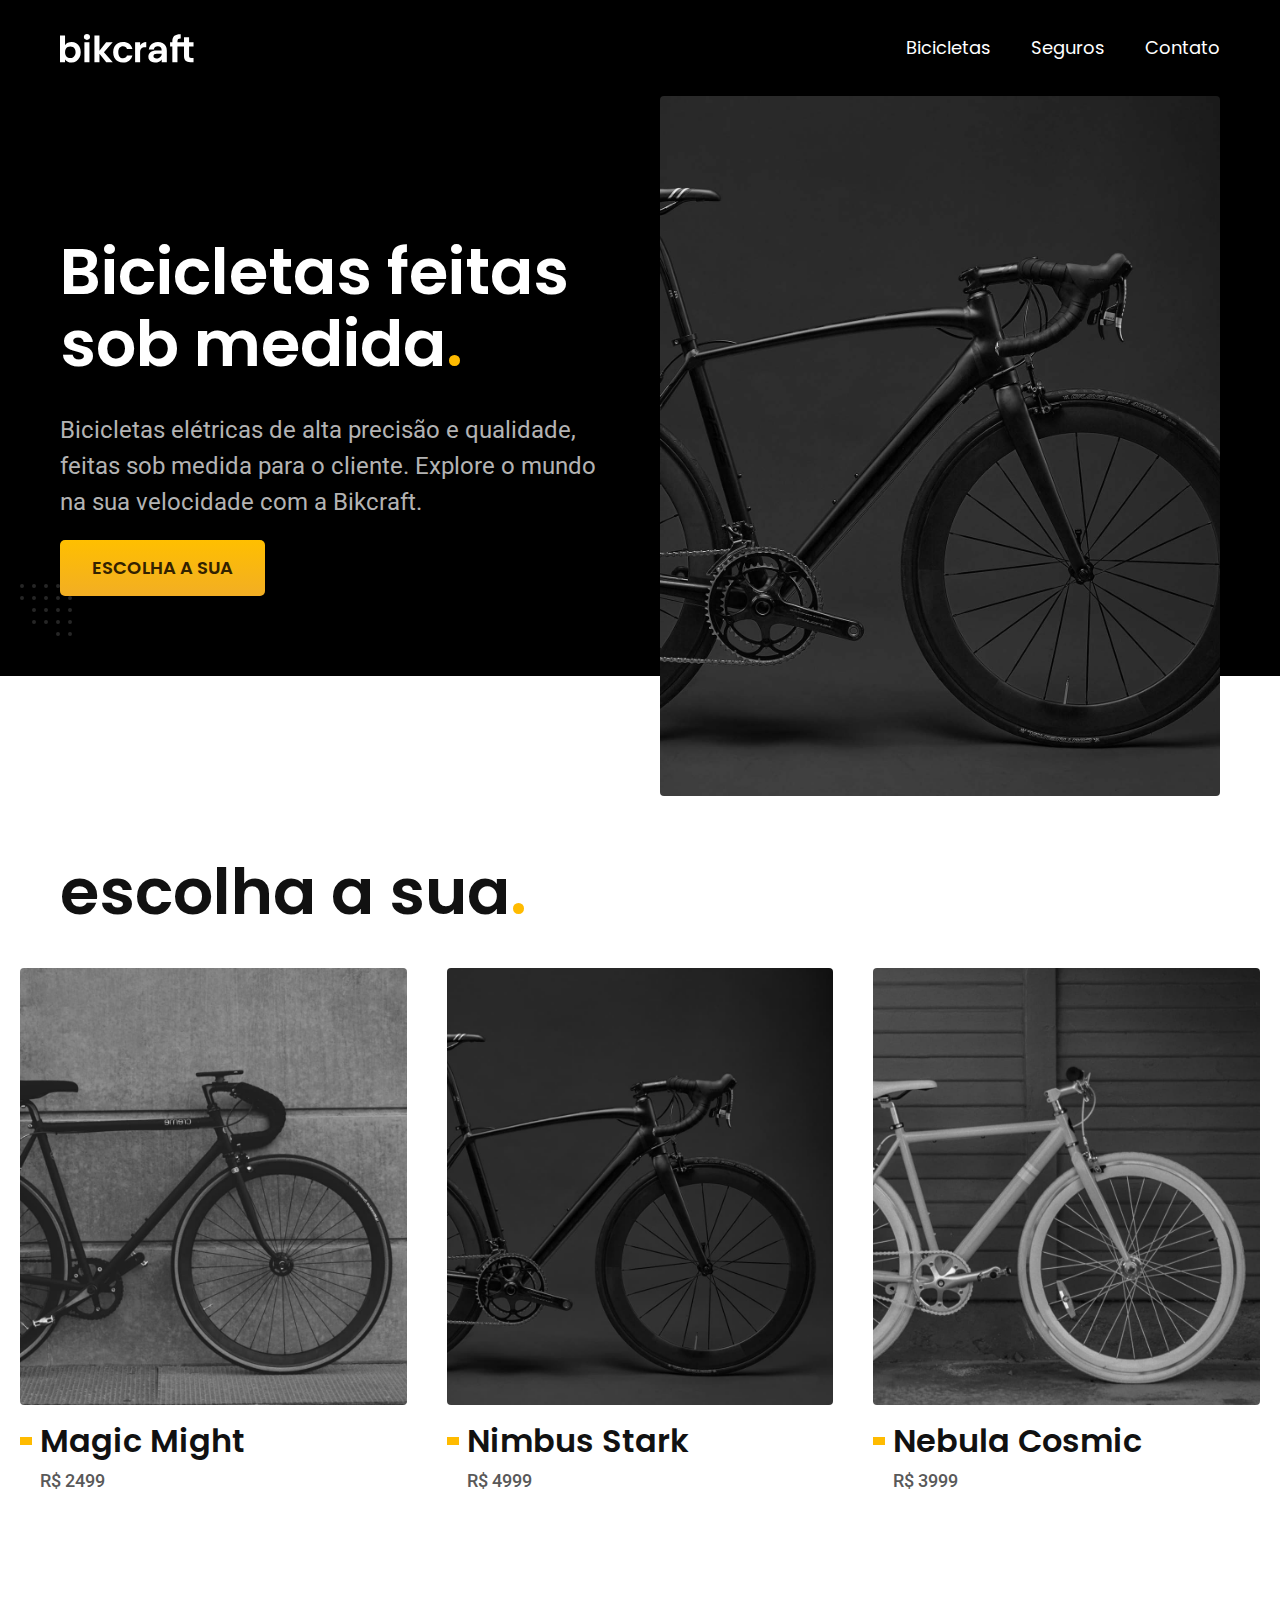
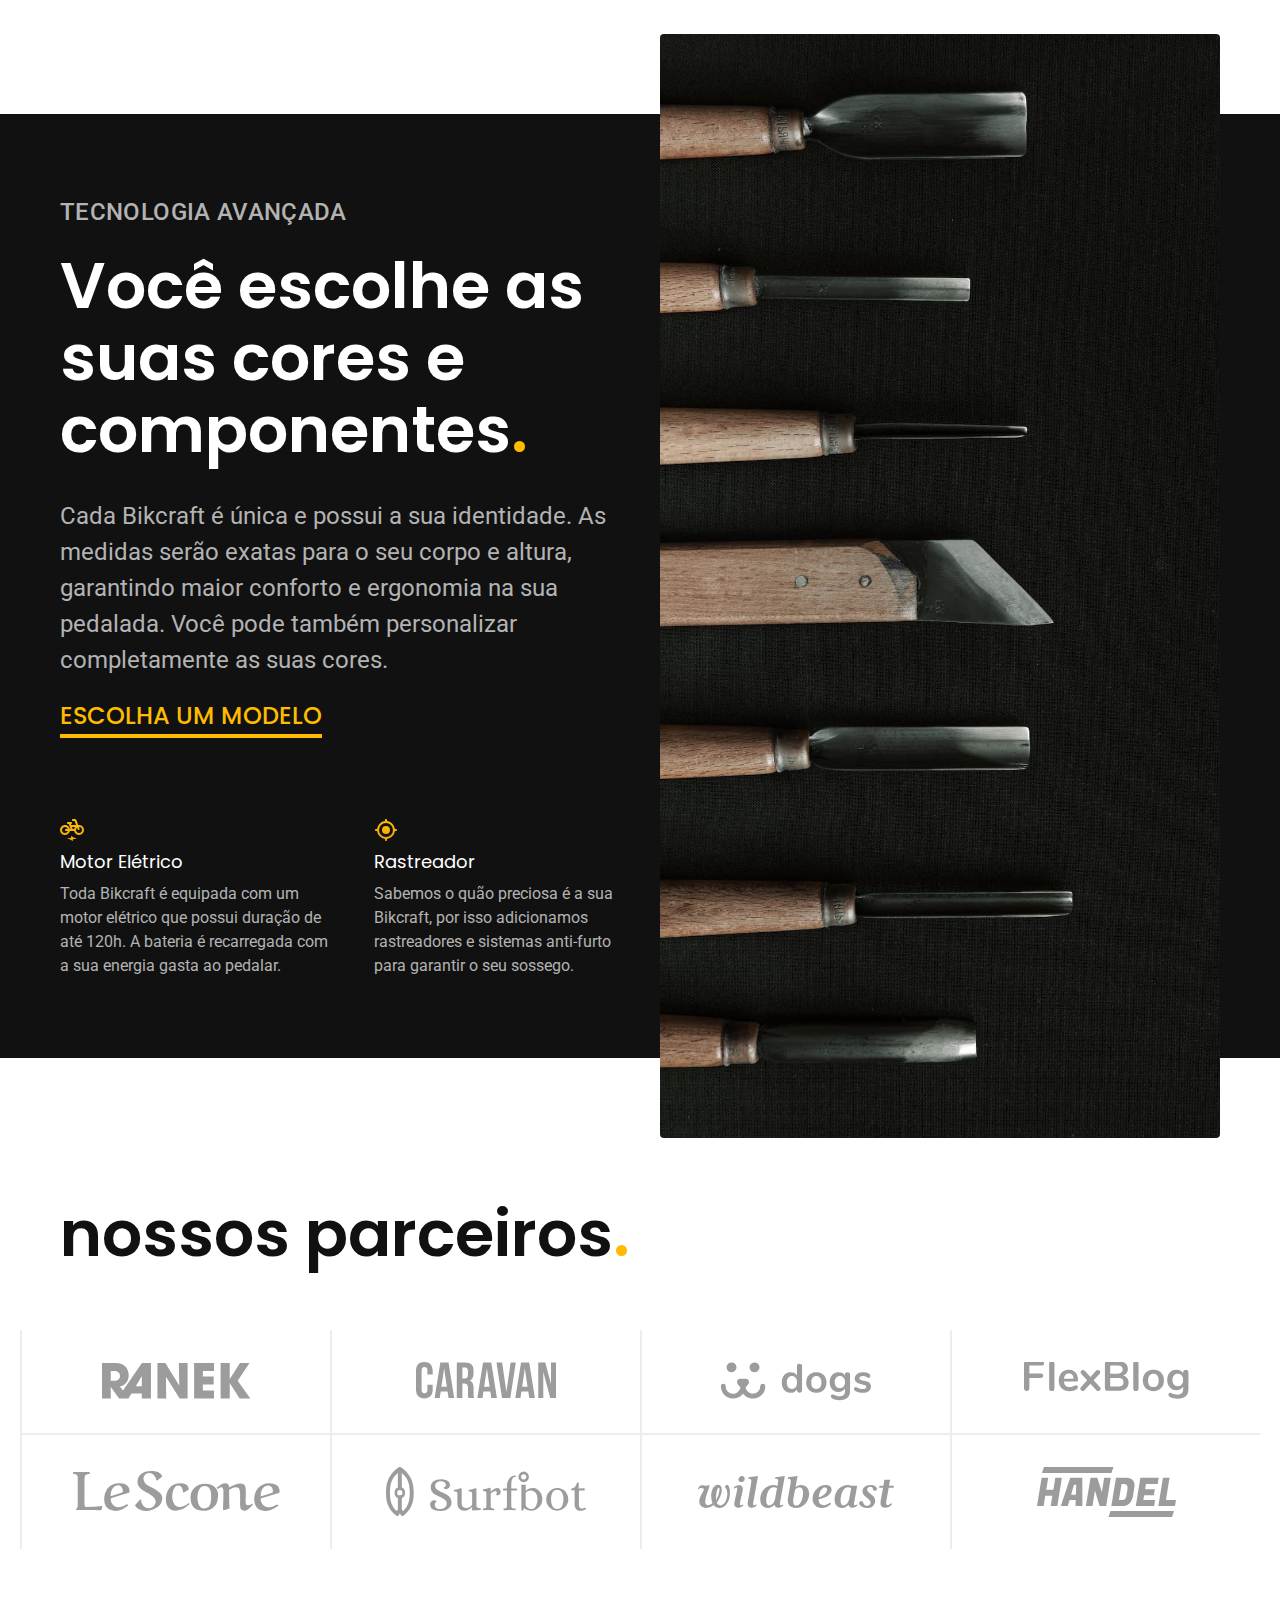
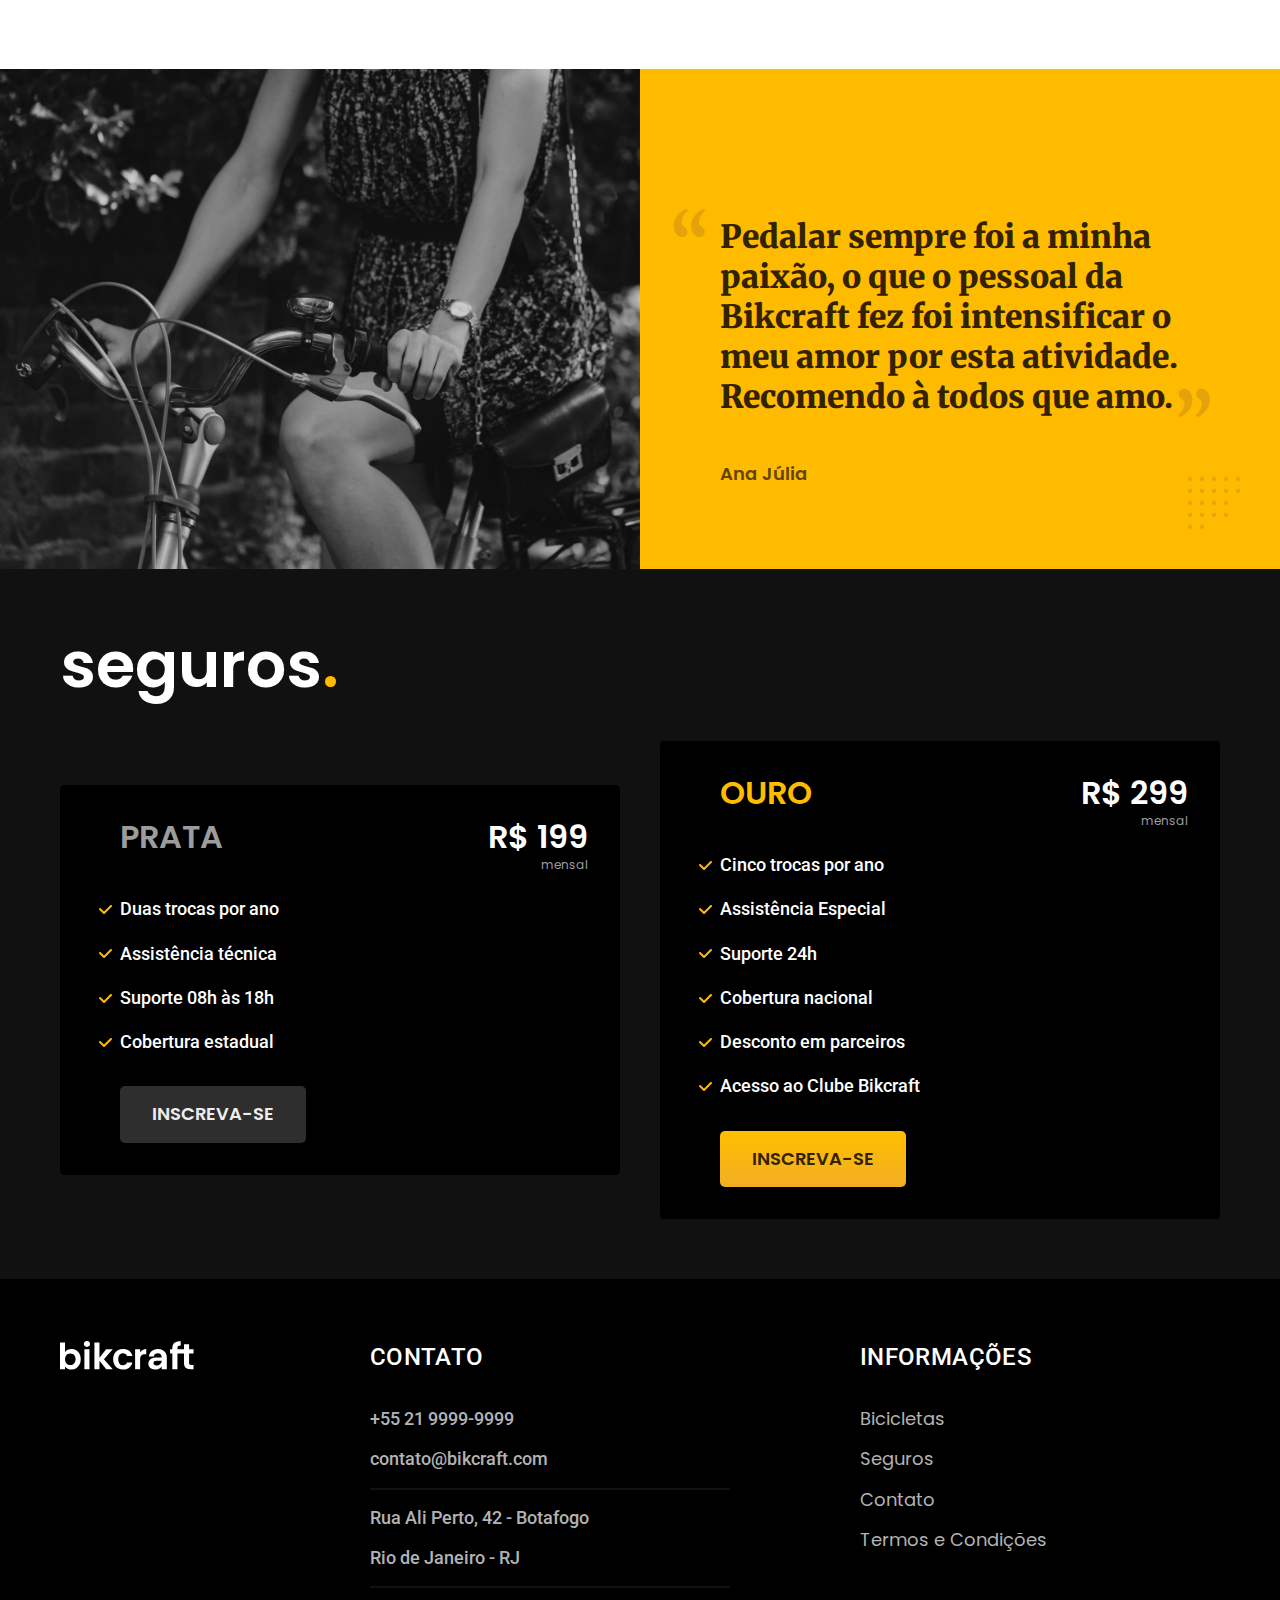
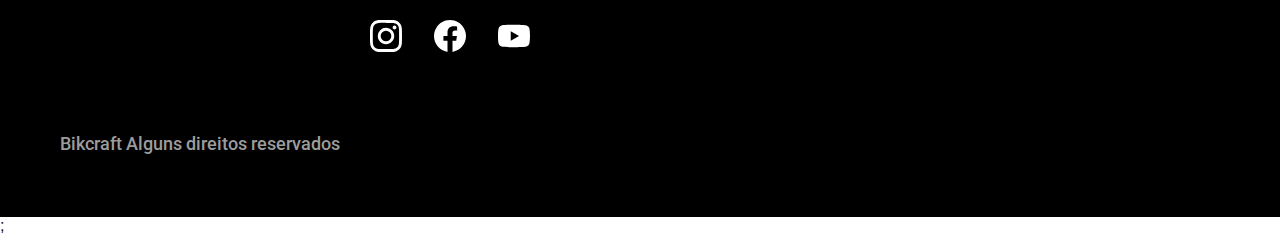
<file: index.html>
<!DOCTYPE html>

<html lang="pt-br">
  <head>
    <meta charset="UTF-8" />
    <meta name="viewport" content="width=device-width, initial-scale=1.0" />

    <title>Bikcraft - Bicicletas Elétricas</title>
    <meta
      name="description"
      content="Bicicletas elétricas de alta precisão e qualidade, feitas sob medida para o cliente. Explore o mundo na sua velocidade com a Bikcraft."
    />
    <link rel="icon" href="./favicon.svg" type="image/svg+xml">
    <link rel="preload" href="./css/style.css" as="style">
    <link rel="stylesheet" href="./css/style.css"/>

    <link rel="preconnect" href="https://fonts.googleapis.com">
    <link rel="preconnect" href="https://fonts.gstatic.com" crossorigin>
    <link href="https://fonts.googleapis.com/css2?family=Merriweather:ital,wght@1,900&family=Poppins:wght@400;600&family=Roboto:wght@400;500&display=swap" rel="stylesheet">

    <script>
        document.documentElement.classList.add('js');
    </script>
  </head>
  <body>
    <header class="header-bg">
      <div class="header container">
        <a href="./">
          <img src="img/bikcraft.svg" width="136" height="32" alt="Bikcraft" />
        </a>

        <nav aria-label="primaria">
          <ul class="header-menu font-1-m c0">
            <li><a href="./bicicletas.html">Bicicletas</a></li>
            <li><a href="./seguros.html">Seguros</a></li>
            <li><a href="./contato.html">Contato</a></li>
          </ul>
        </nav>
      </div>
    </header>

    <main class="introducao-bg">
      <div class="introducao container">

        <div class="introducao-conteudo">
          <h1 class="font-1-xxl c0 fadeInDown" data-anime="200">Bicicletas feitas sob medida<span class="p1">.</span></h1>
          <p class="font-2-l c5 fadeInDown" data-anime="400">
            Bicicletas elétricas de alta precisão e qualidade, feitas sob medida
            para o cliente. Explore o mundo na sua velocidade com a Bikcraft.
          </p>
          <a class="botao fadeInDown" data-anime="600" href="./bicicletas.html">Escolha a sua</a>
        </div>
        <picture data-anime="800" class="introducao-imagem fadeInDown">
          <source media="(max-width: 800px)" srcset="./img/bicicletas/nimbus.jpg">
          <img src="img/fotos/introducao.jpg" width="1280" height="1600" alt="Bicicleta elétrica preta" />
        </picture>
      </div>
    </main>

    <article class="bicicletas-lista">
      <h2 class="container font-1-xxl">escolha a sua<span class="p1">.</span></h2>

      <ul>
        <li>
          <a href="./bicicletas/magic.html">
            <img src="./img/bicicletas/magic-home.jpg" alt="Bicicleta preta">
            <h3 class="font-1-xl">Magic Might</h3>
            <span class="font-2-m c8">R$ 2499</span>
          </a>
        </li>

        <li>
          <a href="./bicicletas/nimbus.html">
            <img src="./img/bicicletas/nimbus-home.jpg" alt="Bicicleta preta">
            <h3 class="font-1-xl">Nimbus Stark</h3>
            <span class="font-2-m c8">R$ 4999</span>
          </a>
        </li>

        <li>
          <a href="./bicicletas/nebula.html">
            <img src="./img/bicicletas/nebula-home.jpg" alt="Bicicleta preta">
            <h3 class="font-1-xl">Nebula Cosmic</h3>
            <span class="font-2-m c8">R$ 3999</span>
          </a>
        </li>
      </ul>
    </article>

    <article class="tecnologia-bg">

      <div class="tecnologia container">
        <div class="tecnologia-conteudo">
          <span class="font-2-l-b c5">Tecnologia Avançada</span>
          <h2 class="font-1-xxl c0">Você escolhe as suas cores e componentes<span class="p1">.</span></h2>
          <p class="font-2-l c5">Cada Bikcraft é única e possui a sua identidade. As medidas serão exatas para o seu corpo e altura, garantindo maior conforto e ergonomia na sua pedalada. Você pode também personalizar completamente as suas cores.</p>

          <a class="link" href="./bicicletas.html">Escolha um modelo</a>

          <div class="tecnologia-vantagens">
            <div>
              <img src="./img/icones/eletrica.svg" alt="">
              <h3 class="font-1-m c0">Motor Elétrico</h3>
              <p class="font-2-s c5">Toda Bikcraft é equipada com um motor elétrico que possui duração de até 120h. A bateria é recarregada com a sua energia gasta ao pedalar.</p>
            </div>
            <div>
              <img src="./img/icones/rastreador.svg" alt="">
              <h3 class="font-1-m c0">Rastreador</h3>
              <p class="font-2-s c5">Sabemos o quão preciosa é a sua Bikcraft, por isso adicionamos rastreadores e sistemas anti-furto para garantir o seu sossego.</p>
            </div>
          </div>
        </div>

        <div class="tecnologia-imagem">
          <img src="./img/fotos/tecnologia.jpg" alt="">
        </div>
      </div>

    </article>
    
    <section class="parceiros" aria-label="Nossos Parceiros">
      <h2 class="container font-1-xxl">nossos parceiros<span class="p1">.</span></h2>

      <ul>
        <li><img src="img/parceiros/ranek.svg" alt="ranek.svg"></li>
        <li><img src="img/parceiros/caravan.svg" alt="caravan"></li>
        <li><img src="img/parceiros/dogs.svg" alt="dogs.svg"></li>
        <li><img src="img/parceiros/flexblog.svg" alt="flexblog.svg"></li>
        <li><img src="img/parceiros/lescone.svg" alt="lescone.svg"></li>
        <li><img src="img/parceiros/surfbot.svg" alt="surfbot.svg"></li>
        <li><img src="img/parceiros/wildbeast.svg" alt="wildbeast.svg"></li>
        <li><img src="img/parceiros/handel.svg" alt="handel"></li>
      </ul>
    </section>

    <section class="depoimento" aria-label="Depoimento">
      <div>
        <img src="./img/fotos/depoimento.jpg" alt="Pessoa pedalando em uma bicicleta Bikcraft">
      </div>
      <div class="depoimento-conteudo">
        <blockquote class="font-1-xl p5">
          <p>Pedalar sempre foi a minha paixão, o que o pessoal da Bikcraft fez foi intensificar o meu amor por esta atividade. Recomendo à todos que amo.</p>
          <span class="font-1-m-b p4">Ana Júlia</span>
        </blockquote>
      </div>
    </section>

    <article class="seguros-bg">
      <div class="seguros container">
        <h2 class="font-1-xxl c0">seguros<span class="p1">.</span></h2>

        <div class="seguros-item">
          <h3 class="font-1-xl c6">PRATA</h3>
          <span class="font-1-xl c0">R$ 199 <span class="font-1-xs c6">mensal</span></span>
          <ul class="font-2-m c0">
            <li>Duas trocas por ano</li>
            <li>Assistência técnica</li>
            <li>Suporte 08h às 18h</li>
            <li>Cobertura estadual</li>
          </ul>
          <a class="botao secundario" href="./orcamento.html">Inscreva-se</a>
        </div>

        <div class="seguros-item">
          <h3 class="font-1-xl p1">OURO</h3>
          <span class="font-1-xl c0">R$ 299 <span class="font-1-xs c6">mensal</span></span>
          <ul class="font-2-m c0">
            <li>Cinco trocas por ano</li>
            <li>Assistência Especial</li>
            <li>Suporte 24h</li>
            <li>Cobertura nacional</li>
            <li>Desconto em parceiros</li>
            <li>Acesso ao Clube Bikcraft</li>
          </ul>
          <a class="botao" href="./orcamento.html">Inscreva-se</a>
        </div>
      </div>
    </article>

    <footer class="footer-bg">
      <div class="footer container">
        <img src="./img/bikcraft.svg" alt="Bikcraft">

        <div class="footer-contato">
          <h3 class="font-2-l-b c0">Contato</h3>
          <ul class="font-2-m c5">
            <li><a href="tel:+55219999999">+55 21 9999-9999</a></li>
            <li><a href="mailto:contato@bikcraft.com">contato@bikcraft.com</a></li>
            <li>Rua Ali Perto, 42 - Botafogo</li>
            <li>Rio de Janeiro - RJ</li>
          </ul>

          <div class="footer-redes">
            <a href="./"><img src="img/redes/instagram.svg" alt="Instagram"></a>
            <a href="./"><img src="img/redes/facebook.svg" alt="Facebook"></a>
            <a href="./"><img src="img/redes/youtube.svg" alt="Youtube"></a>
          </div>
        </div>

        <div class="footer-informacoes">
          <h3 class="font-2-l-b c0">Informações</h3>
          <nav>
            <ul class="font-1-m c5">
              <li><a href="./bicicletas.html">Bicicletas</a></li>
              <li><a href="./seguros.html">Seguros</a></li>
              <li><a href="./contato.html">Contato</a></li>
              <li><a href="./termos.html">Termos e Condições</a></li>
            </ul>
          </nav>
        </div>

        <p class="footer-copy font-2-m c6">Bikcraft Alguns direitos reservados</p>

      </div>
    </footer>

    <script src="./js/plugins/simple-anime.js"></script>;
    <script src="./js/script.js"></script>
  </body>
</html>
</file>
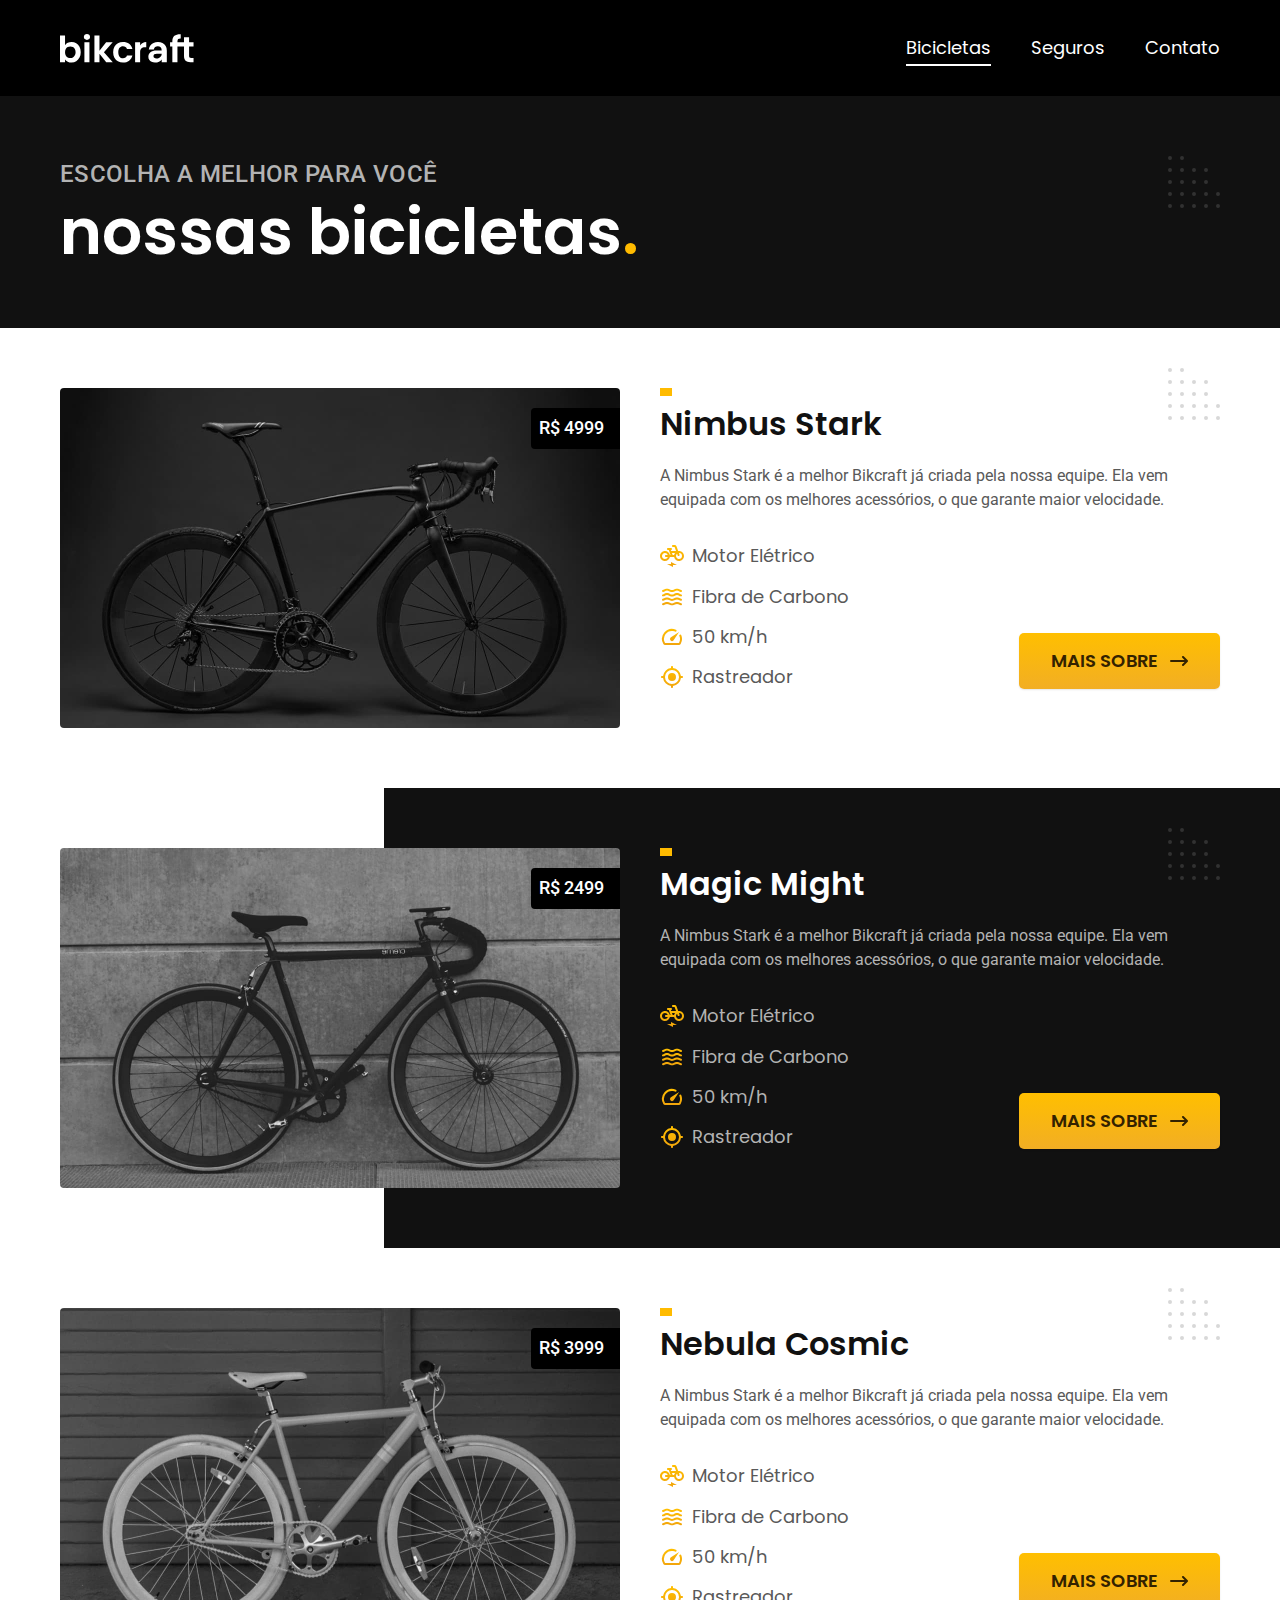
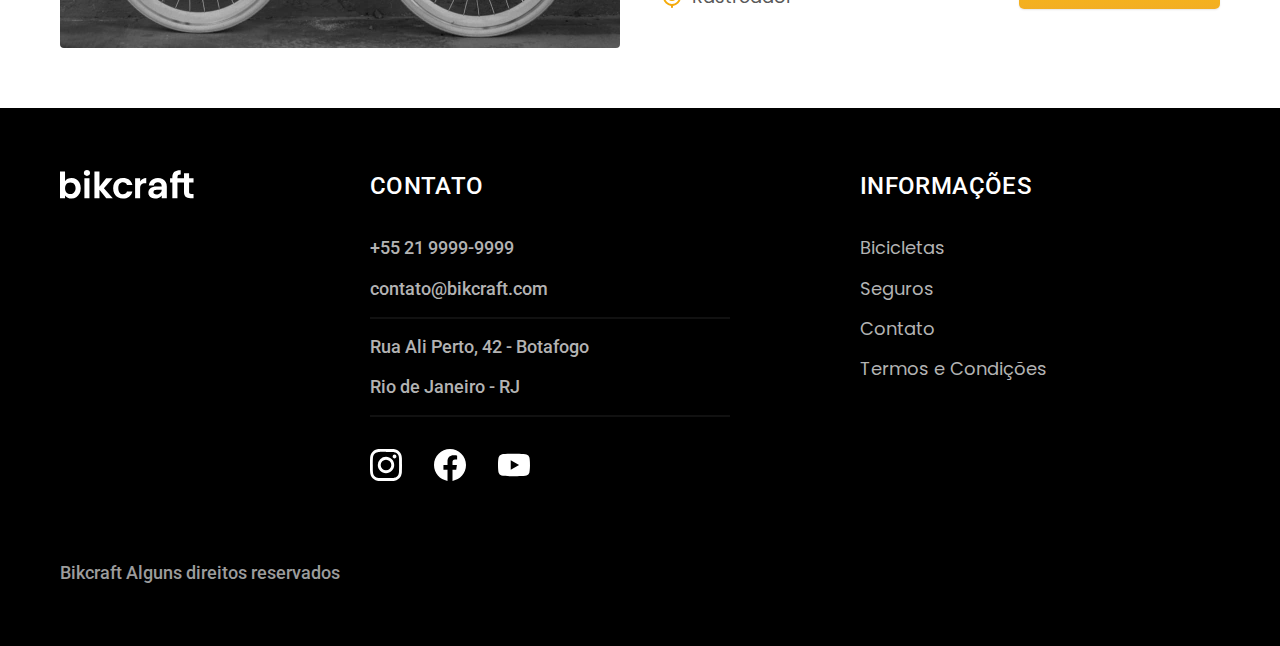
<file: bicicletas.html>
<!DOCTYPE html>

<html lang="pt-br">
  <head>
    <meta charset="UTF-8" />
    <meta name="viewport" content="width=device-width, initial-scale=1.0" />

    <title>Bicicletas | Bikcraft</title>
    <meta name="description" content="Bicicletas." />
    <link rel="icon" href="./favicon.svg" type="image/svg+xml">
    <link rel="stylesheet" href="./css/style.css" />
    <link rel="preconnect" href="https://fonts.googleapis.com" />
    <link rel="preconnect" href="https://fonts.gstatic.com" crossorigin />
    <link
      href="https://fonts.googleapis.com/css2?family=Merriweather:ital,wght@1,900&family=Poppins:wght@400;600&family=Roboto:wght@400;500&display=swap"
      rel="stylesheet"
    />
  <script>
      document.documentElement.classList.add('js');
    </script>
  </head>
  <body id="bicicletas">
    <header class="header-bg">
      <div class="header container">
        <a href="./">
          <img src="img/bikcraft.svg" alt="Bikcraft" />
        </a>

        <nav aria-label="primaria">
          <ul class="header-menu font-1-m c0">
            <li><a href="./bicicletas.html">Bicicletas</a></li>
            <li><a href="./seguros.html">Seguros</a></li>
            <li><a href="./contato.html">Contato</a></li>
          </ul>
        </nav>
      </div>
    </header>

    <main>
      <div class="titulo-bg">
        <div class="titulo container">
          <p class="font-2-l-b c5">Escolha a melhor para você</p>
          <h1 class="font-1-xxl c0">
            nossas bicicletas<span class="p1">.</span>
          </h1>
        </div>
      </div>

      <div class="bicicletas container">
        <div class="bicicletas-imagem">
          <img src="./img/bicicletas/nimbus.jpg" alt="bicicleta preta" />
          <span class="font-2-m c0">R$ 4999</span>
        </div>
        <div class="bicicletas-conteudo">
          <h2 class="font-1-xl">Nimbus Stark</h2>
          <p class="font-2-s c8">
            A Nimbus Stark é a melhor Bikcraft já criada pela nossa equipe. Ela
            vem equipada com os melhores acessórios, o que garante maior
            velocidade.
          </p>
          <ul class="font-1-m c8">
            <li>
              <img src="./img/icones/eletrica.svg" alt="" />
              Motor Elétrico
            </li>
            <li>
              <img src="./img/icones/carbono.svg" alt="" />
              Fibra de Carbono
            </li>
            <li>
              <img src="./img/icones/velocidade.svg" alt="" />
              50 km/h
            </li>
            <li>
              <img src="./img/icones/rastreador.svg" alt="" />
              Rastreador
            </li>
          </ul>
          <a class="botao seta" href="./bicicletas/nimbus.html">Mais Sobre</a>
        </div>
      </div>

      <div class="bicicletas-bg">
        <div class="bicicletas container">
          <div class="bicicletas-imagem">
            <img src="./img/bicicletas/magic.jpg" alt="bicicleta preta" />
            <span class="font-2-m c0">R$ 2499</span>
          </div>
          <div class="bicicletas-conteudo">
            <h2 class="font-1-xl c0">Magic Might</h2>
            <p class="font-2-s c5">
              A Nimbus Stark é a melhor Bikcraft já criada pela nossa equipe.
              Ela vem equipada com os melhores acessórios, o que garante maior
              velocidade.
            </p>
            <ul class="font-1-m c5">
              <li>
                <img src="./img/icones/eletrica.svg" alt="" />
                Motor Elétrico
              </li>
              <li>
                <img src="./img/icones/carbono.svg" alt="" />
                Fibra de Carbono
              </li>
              <li>
                <img src="./img/icones/velocidade.svg" alt="" />
                50 km/h
              </li>
              <li>
                <img src="./img/icones/rastreador.svg" alt="" />
                Rastreador
              </li>
            </ul>
            <a class="botao seta" href="./bicicletas/magic.html">Mais Sobre</a>
          </div>
        </div>
      </div>

      <div class="bicicletas container">
        <div class="bicicletas-imagem">
          <img src="./img/bicicletas/nebula.jpg" alt="bicicleta preta" />
          <span class="font-2-m c0">R$ 3999</span>
        </div>
        <div class="bicicletas-conteudo">
          <h2 class="font-1-xl">Nebula Cosmic</h2>
          <p class="font-2-s c8">
            A Nimbus Stark é a melhor Bikcraft já criada pela nossa equipe. Ela
            vem equipada com os melhores acessórios, o que garante maior
            velocidade.
          </p>
          <ul class="font-1-m c8">
            <li>
              <img src="./img/icones/eletrica.svg" alt="" />
              Motor Elétrico
            </li>
            <li>
              <img src="./img/icones/carbono.svg" alt="" />
              Fibra de Carbono
            </li>
            <li>
              <img src="./img/icones/velocidade.svg" alt="" />
              50 km/h
            </li>
            <li>
              <img src="./img/icones/rastreador.svg" alt="" />
              Rastreador
            </li>
          </ul>
          <a class="botao seta" href="./bicicletas/nebula.html">Mais Sobre</a>
        </div>
      </div>
    </main>

    <footer class="footer-bg">
      <div class="footer container">
        <img src="./img/bikcraft.svg" alt="Bikcraft" />

        <div class="footer-contato">
          <h3 class="font-2-l-b c0">Contato</h3>
          <ul class="font-2-m c5">
            <li><a href="tel:+55219999999">+55 21 9999-9999</a></li>
            <li>
              <a href="mailto:contato@bikcraft.com">contato@bikcraft.com</a>
            </li>
            <li>Rua Ali Perto, 42 - Botafogo</li>
            <li>Rio de Janeiro - RJ</li>
          </ul>

          <div class="footer-redes">
            <a href="./"
              ><img src="img/redes/instagram.svg" alt="Instagram"
            /></a>
            <a href="./"><img src="img/redes/facebook.svg" alt="Facebook" /></a>
            <a href="./"><img src="img/redes/youtube.svg" alt="Youtube" /></a>
          </div>
        </div>

        <div class="footer-informacoes">
          <h3 class="font-2-l-b c0">Informações</h3>
          <nav>
            <ul class="font-1-m c5">
              <li><a href="./bicicletas.html">Bicicletas</a></li>
              <li><a href="./seguros.html">Seguros</a></li>
              <li><a href="./contato.html">Contato</a></li>
              <li><a href="./termos.html">Termos e Condições</a></li>
            </ul>
          </nav>
        </div>

        <p class="footer-copy font-2-m c6">
          Bikcraft Alguns direitos reservados
        </p>
      </div>
    </footer>
    <script src="./js/script.js"></script>
  </body>
</html>
</file>
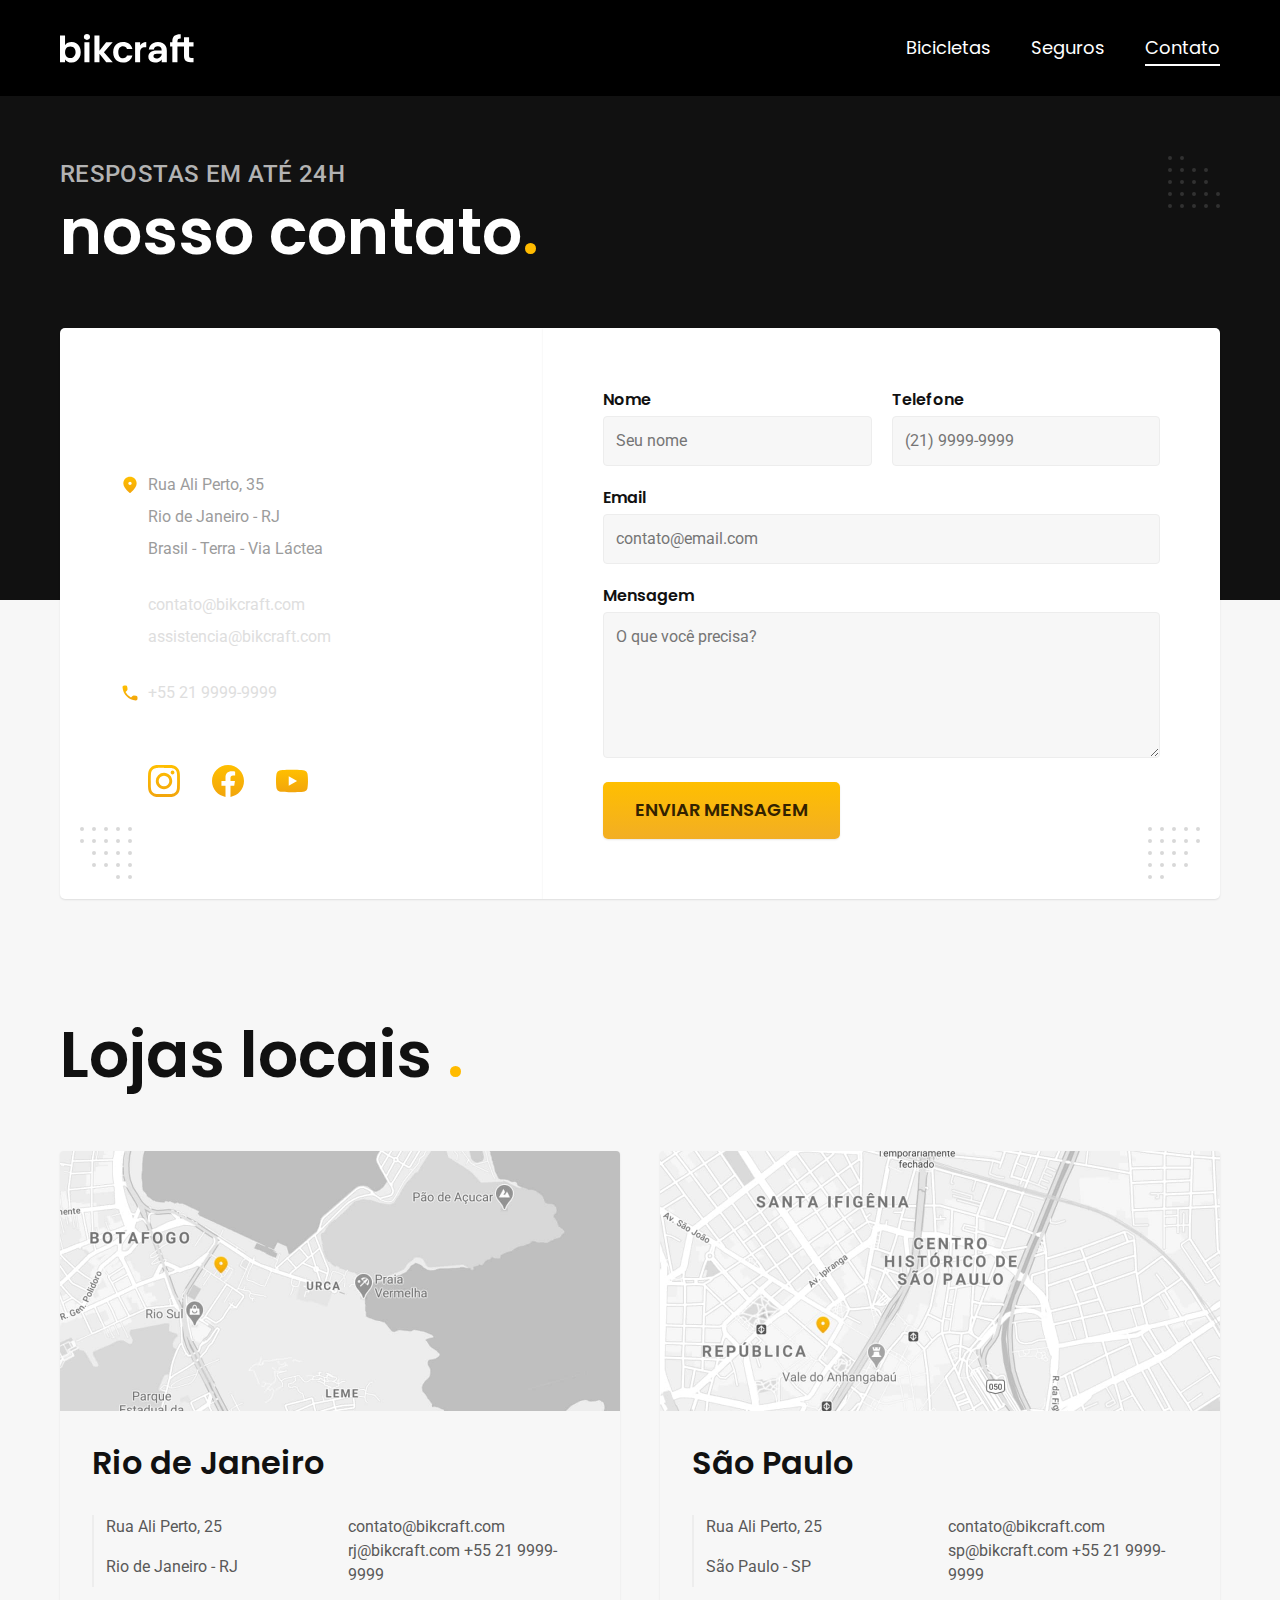
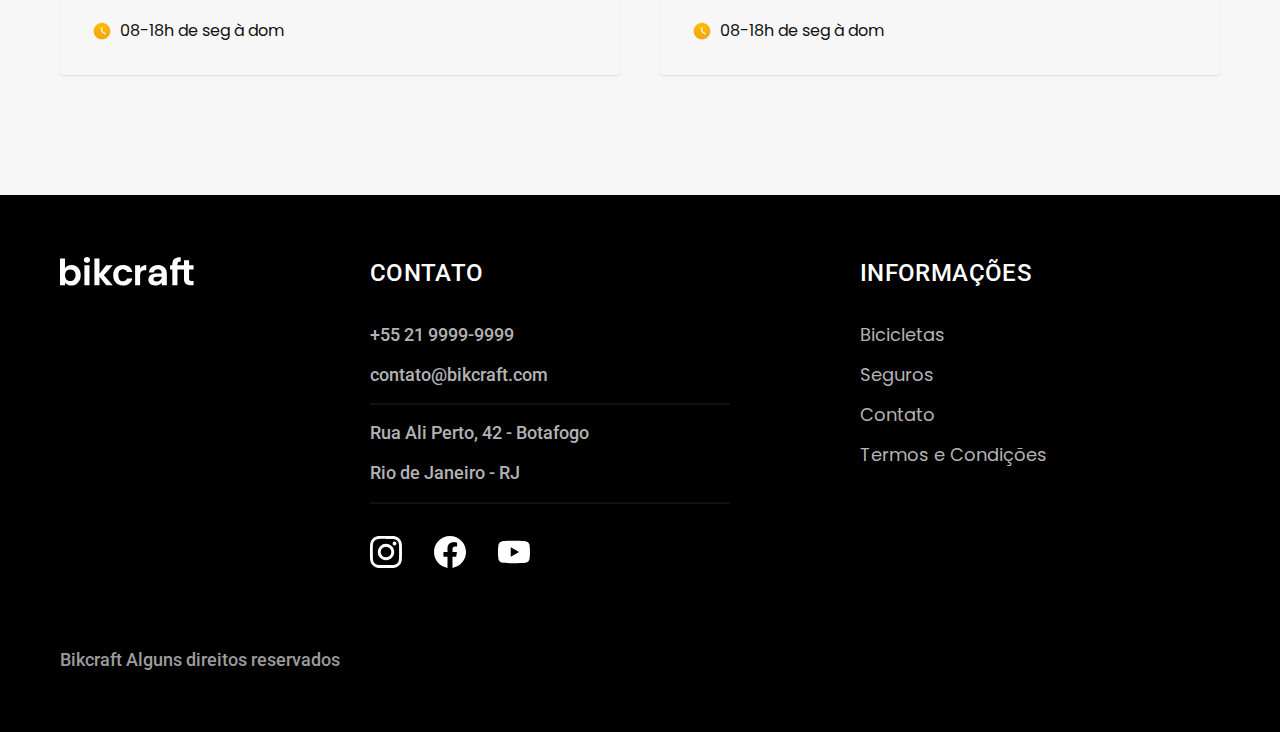
<file: contato.html>
<!DOCTYPE html>

<html lang="pt-br">
  <head>
    <meta charset="UTF-8" />
    <meta name="viewport" content="width=device-width, initial-scale=1.0" />

    <title>Contato | Bikcraft</title>
    <meta
      name="description"
      content="Contato."
    />
    <link rel="icon" href="./favicon.svg" type="image/svg+xml">
    <link rel="preload" href="./css/style.css" as="style">
    <link rel="stylesheet" href="./css/style.css"/>
    <link rel="preconnect" href="https://fonts.googleapis.com">
    <link rel="preconnect" href="https://fonts.gstatic.com" crossorigin>
    <link href="https://fonts.googleapis.com/css2?family=Merriweather:ital,wght@1,900&family=Poppins:wght@400;600&family=Roboto:wght@400;500&display=swap" rel="stylesheet">
  <script>
      document.documentElement.classList.add('js');
    </script>
  </head>
  <body id="contato">
    <header class="header-bg">
      <div class="header container">
        <a href="./">
          <img src="img/bikcraft.svg" alt="Bikcraft" />
        </a>

        <nav aria-label="primaria">
          <ul class="header-menu font-1-m c0">
            <li><a href="./bicicletas.html">Bicicletas</a></li>
            <li><a href="./seguros.html">Seguros</a></li>
            <li><a href="./contato.html">Contato</a></li>
          </ul>
        </nav>
      </div>
    </header>

    <main>
      <div class="titulo-bg">
          <div class="titulo container">
              <p class="font-2-l-b c5">Respostas em até 24h</p>
              <h1 class="font-1-xxl c0">nosso contato<span class="p1">.</span></h1>
          </div>
      </div>

      <div class="contato container">
        <section class="contato-dados" aria-label="Endereço">
          <h2 class="font-1-m c0">Loja Online</h2>
          <div class="contato-endereco font-2-s c6">
            <p>Rua Ali Perto, 35</p>
            <p>Rio de Janeiro - RJ</p>
            <p>Brasil - Terra - Via Láctea</p>
          </div>
          <address class="contato-meios font-2-s c6">
            <a class="c6" href="mailto:contato@bikcraft.com">contato@bikcraft.com</a>
            <a href="mailto:assistencia@bikcraft.com">assistencia@bikcraft.com</a>
            <a href="tel:+55219999999">+55 21 9999-9999</a>
          </address>

          <div class="contato-redes">
            <a href="./"><img src="img/redes/instagram-p.svg" alt="Instagram"></a>
              <a href="./"><img src="img/redes/facebook-p.svg" alt="Facebook"></a>
              <a href="./"><img src="img/redes/youtube-p.svg" alt="Youtube"></a>
          </div>

        </section>

        <section class="contato-formulario" aria-label="Formulário">
          <form class="form" action="./contato.html">
            <div>
              <label for="nome">Nome</label>
              <input type="text" id="nome" name="nome" placeholder="Seu nome">
            </div>
            <div>
              <label for="telefone">Telefone</label>
              <input type="text" id="telefone" name="telefone" placeholder="(21) 9999-9999">
            </div>
            <div class="col-2">
              <label for="email">Email</label>
              <input type="email" id="email" name="email" placeholder="contato@email.com">
            </div>
            <div class="col-2">
              <label for="mensagem">Mensagem</label>
              <textarea rows="5" type="mensagem" id="mensagem" name="mensagem" placeholder="O que você precisa?"></textarea>
            </div>
            <button class="botao col-2">Enviar Mensagem</button>
          </form>
        </section>
      </div>
    </main>

    <article class="lojas container">

      <h2 class="font-1-xxl">Lojas locais <span class="p1">.</span></h2>
      <div class="lojas-item">
        <img src="./img/lojas/rj.jpg" alt="mapa marcando o endereço em Rua Ali Perto, 25 - Rio de Janeiro - RJ">
        <div class="lojas-conteudo">
          <h3 class="font-1-xl">Rio de Janeiro</h3>
          <div class="lojas-dados font-2-s c8">
            <p>Rua Ali Perto, 25</p>
            <p>Rio de Janeiro - RJ</p>
          </div>
          <div class="loja-dados font-2-s c8">
            <a href="mailto:contato@bikcraft.com">contato@bikcraft.com</a>
            <a href="mailto:rj@bikcraft.com">rj@bikcraft.com</a>
            <a href="tel:+55219999999">+55 21 9999-9999</a>
          </div>
          <p class="lojas-tempo font-1-s"><img src="./img/icones/horario.svg" alt=""> 08-18h de seg à dom</p>
        </div>
      </div>

      <div class="lojas-item">
        <img src="./img/lojas/sp.jpg" alt="mapa marcando o endereço em Rua Ali Perto, 25 - São Paulo - SP">
        <div class="lojas-conteudo">
          <h3 class="font-1-xl">São Paulo</h3>
          <div class="lojas-dados font-2-s c8">
            <p>Rua Ali Perto, 25</p>
            <p>São Paulo - SP</p>
          </div>
          <div class="loja-dados font-2-s c8">
            <a href="mailto:contato@bikcraft.com">contato@bikcraft.com</a>
            <a href="mailto:sp@bikcraft.com">sp@bikcraft.com</a>
            <a href="tel:+55219999999">+55 21 9999-9999</a>
          </div>
          <p class="lojas-tempo font-1-s"><img src="./img/icones/horario.svg" alt=""> 08-18h de seg à dom</p>
        </div>
      </div>
      

    </article>
    <footer class="footer-bg">
        <div class="footer container">
          <img src="./img/bikcraft.svg" alt="Bikcraft">
  
          <div class="footer-contato">
            <h3 class="font-2-l-b c0">Contato</h3>
            <ul class="font-2-m c5">
              <li><a href="tel:+55219999999">+55 21 9999-9999</a></li>
              <li><a href="mailto:contato@bikcraft.com">contato@bikcraft.com</a></li>
              <li>Rua Ali Perto, 42 - Botafogo</li>
              <li>Rio de Janeiro - RJ</li>
            </ul>
  
            <div class="footer-redes">
              <a href="./"><img src="img/redes/instagram.svg" alt="Instagram"></a>
              <a href="./"><img src="img/redes/facebook.svg" alt="Facebook"></a>
              <a href="./"><img src="img/redes/youtube.svg" alt="Youtube"></a>
            </div>
          </div>
  
          <div class="footer-informacoes">
            <h3 class="font-2-l-b c0">Informações</h3>
            <nav>
              <ul class="font-1-m c5">
                <li><a href="./bicicletas.html">Bicicletas</a></li>
                <li><a href="./seguros.html">Seguros</a></li>
                <li><a href="./contato.html">Contato</a></li>
                <li><a href="./termos.html">Termos e Condições</a></li>
              </ul>
            </nav>
          </div>
  
          <p class="footer-copy font-2-m c6">Bikcraft Alguns direitos reservados</p>
  
        </div>
      </footer>
      <script src="./js/script.js"></script>
  </body>
  </html>
</file>
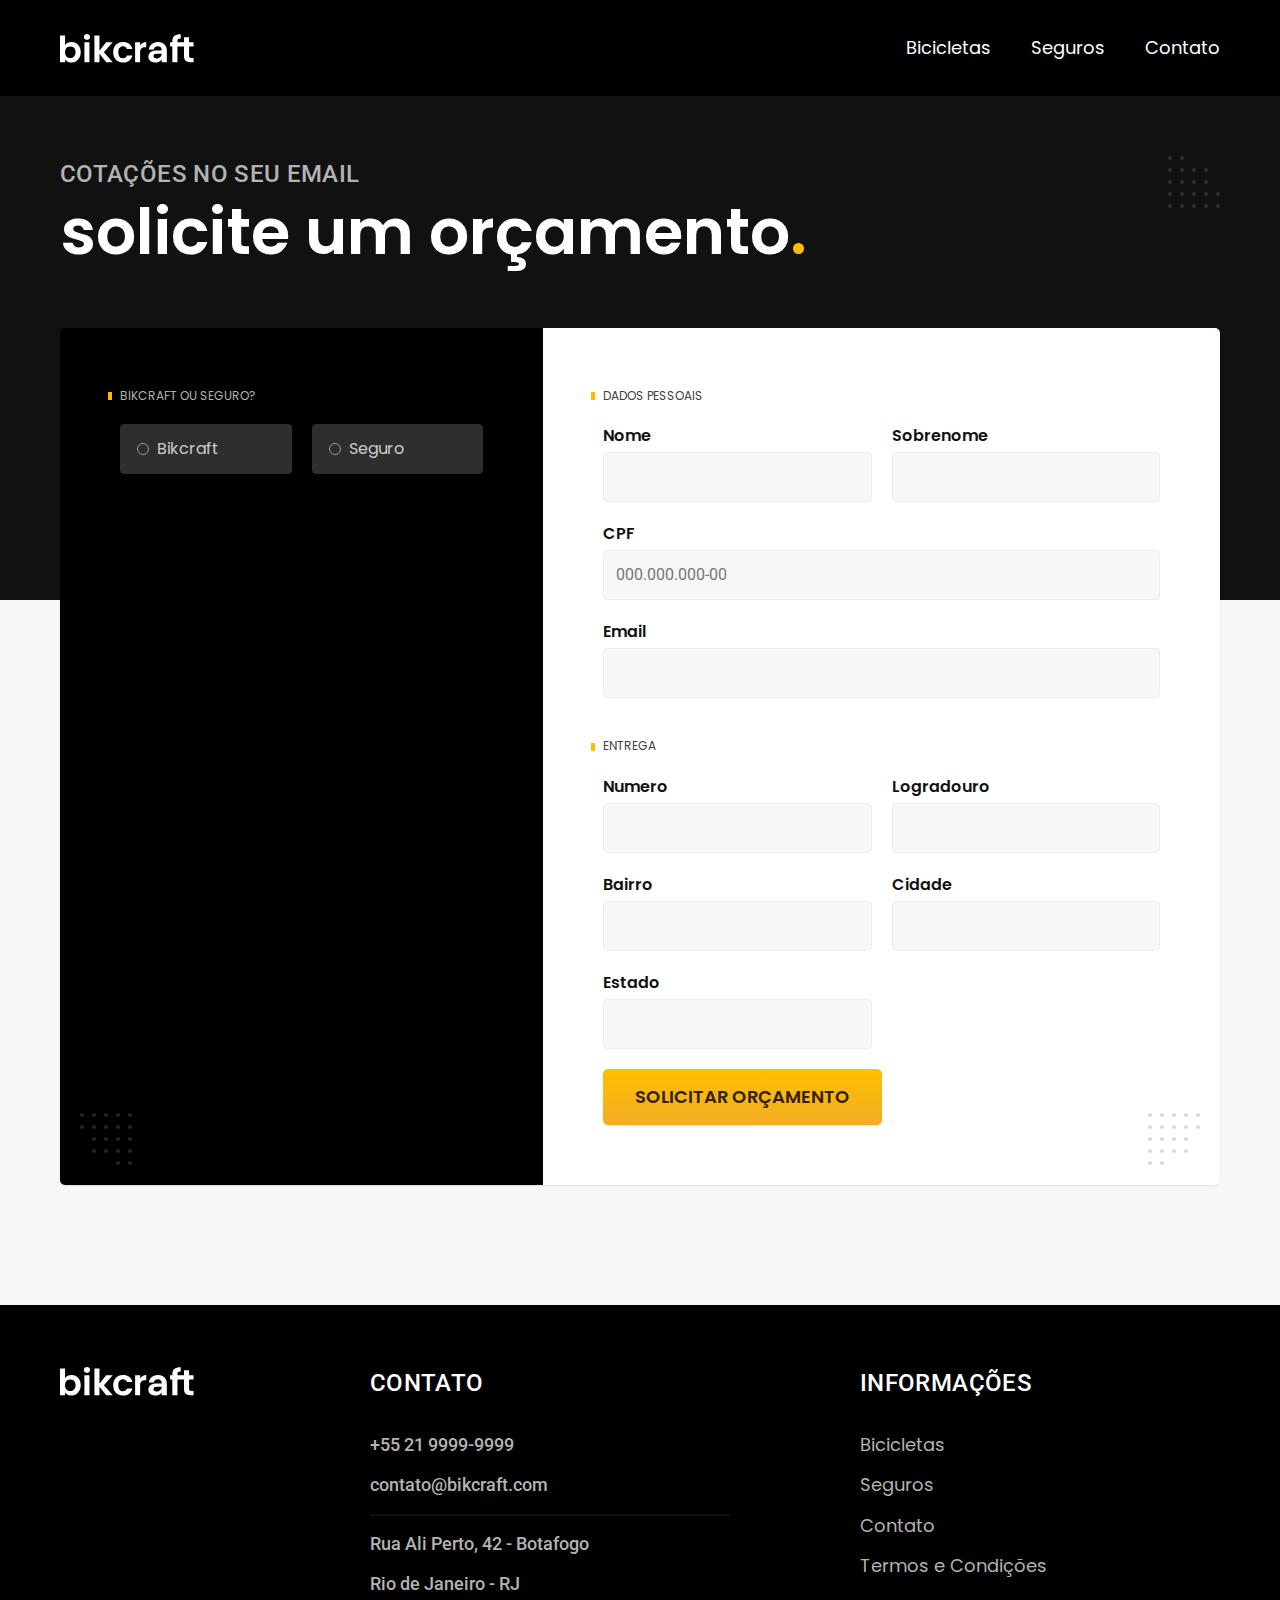
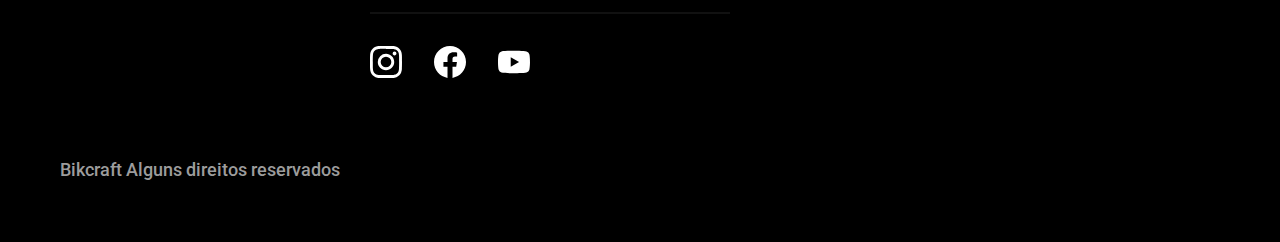
<file: orcamento.html>
<!DOCTYPE html>

<html lang="pt-br">
  <head>
    <meta charset="UTF-8" />
    <meta name="viewport" content="width=device-width, initial-scale=1.0" />

    <title>Orçamento | Bikcraft</title>
    <meta
      name="description"
      content="Orçamento."
    />
    <link rel="icon" href="./favicon.svg" type="image/svg+xml">
    <link rel="stylesheet" href="./css/style.css" />
    <link rel="preconnect" href="https://fonts.googleapis.com">
    <link rel="preconnect" href="https://fonts.gstatic.com" crossorigin>
    <link href="https://fonts.googleapis.com/css2?family=Merriweather:ital,wght@1,900&family=Poppins:wght@400;600&family=Roboto:wght@400;500&display=swap" rel="stylesheet">
  <script>
      document.documentElement.classList.add('js');
    </script>
  </head>
  <body id="orcamento">
    <header class="header-bg">
      <div class="header container">
        <a href="./">
          <img src="img/bikcraft.svg" alt="Bikcraft" />
        </a>

        <nav aria-label="primaria">
          <ul class="header-menu font-1-m c0">
            <li><a href="./bicicletas.html">Bicicletas</a></li>
            <li><a href="./seguros.html">Seguros</a></li>
            <li><a href="./contato.html">Contato</a></li>
          </ul>
        </nav>
      </div>
    </header>

    <main>
        <div class="titulo-bg">
            <div class="titulo container">
                <p class="font-2-l-b c5">Cotações no seu email</p>
                <h1 class="font-1-xxl c0">solicite um orçamento<span class="p1">.</span></h1>
            </div>
        </div>

        <form class='orcamento container' action="./">
          <div class="orcamento-produto">
            <h2 class="font-1-xs c5">Bikcraft ou Seguro?</h2>

            <input type="radio" name="tipo" value="bikcraft" id="bikcraft">
            <label for="bikcraft">Bikcraft</label>
            <!-- O name precisa ser o mesmo em opções da mesma pergunta, senão é possível selecionar mais de um item -->
            <input type="radio" name="tipo" value="seguro" id="seguro">
            <label for="seguro">Seguro</label>

            <div class="orcamento-conteudo" id="orcamento-bikcraft">
              <h2 class="font-1-xs c5">Escolha a sua</h2>
              
              <input type="radio" name="produto" value="nimbus" id="nimbus">
              <label for="nimbus">Nimbus Stark <span>R$ 4999</span></label>
              <div class="orcamento-detalhes">
                <ul class="font-1-xs c8">
                  <li><img src="./img/icones/eletrica.svg" alt="">Motor Elétrico</li>
                  <li><img src="./img/icones/carbono.svg" alt="">Fibra de Carbono</li>
                  <li><img src="./img/icones/velocidade.svg" alt="">50 km/h</li>
                  <li><img src="./img/icones/rastreador.svg" alt="">Rastreador</li>
                </ul>
                <img src="./img/bicicletas/nimbus.jpg" alt="Bicicleta preta">
              </div>

              <input type="radio" name="produto" value="magic" id="magic">
              <label for="magic">Magic Might <span>R$ 2499</span></label>
              <div class="orcamento-detalhes">
                <ul class="font-1-xs c8">
                  <li><img src="./img/icones/eletrica.svg" alt="">Motor Elétrico</li>
                  <li><img src="./img/icones/carbono.svg" alt="">Fibra de Carbono</li>
                  <li><img src="./img/icones/velocidade.svg" alt="">40 km/h</li>
                  <li><img src="./img/icones/rastreador.svg" alt="">Rastreador</li>
                </ul>
                <img src="./img/bicicletas/magic.jpg" alt="Bicicleta preta">
              </div>

              <input type="radio" name="produto" value="nebula" id="nebula">
              <label for="nebula">Nebula Cosmic <span>R$ 3999</span></label>
              <div class="orcamento-detalhes">
                <ul class="font-1-xs c8">
                  <li><img src="./img/icones/eletrica.svg" alt="">Motor Elétrico</li>
                  <li><img src="./img/icones/carbono.svg" alt="">Fibra de Carbono</li>
                  <li><img src="./img/icones/velocidade.svg" alt="">45 km/h</li>
                  <li><img src="./img/icones/rastreador.svg" alt="">Rastreador</li>
                </ul>
                <img src="./img/bicicletas/nebula.jpg" alt="Bicicleta branca">
              </div>

            </div>

            <div class="orcamento-conteudo" id="orcamento-seguro">
              <h2 class="font-1-xs c5">Escolha o plano</h2>

              <input type="radio" name="produto" value="prata" id="prata">
              <label for="prata">Prata <span>R$ 199</span></label>

              <input type="radio" name="produto" value="ouro" id="ouro">
              <label for="ouro">Ouro <span>R$ 299</span></label>
            </div>
          </div>

          <div class="orcamento-dados form">
            <h2 class="font-1-xs c9 col-2">dados pessoais</h2>

            <div>
              <label for="nome">Nome</label>
              <input type="text" id="nome" name="nome">
            </div>

            <div>
              <label for="sobrenome">Sobrenome</label>
              <input type="text" id="sobrenome" name="sobrenome">
            </div>

            <div class="col-2">
              <label for="cpf">CPF</label>
              <input type="text" id="cpf" name="cpf" placeholder="000.000.000-00">
            </div>

            <div class="col-2">
              <label for="email">Email</label>
              <input type="email" id="email" name="email">
            </div>

            <h2 class="font-1-xs c9 col-2">Entrega</h2>
            <div>
              <label for="numero">Numero</label>
              <input type="text" id="numero" name="numero">
            </div>
            <div>
              <label for="logradouro">Logradouro</label>
              <input type="text" id="logradouro" name="logradouro">
            </div>
            <div>
              <label for="bairro">Bairro</label>
              <input type="text" id="bairro" name="bairro">
            </div>
            <div>
              <label for="cidade">Cidade</label>
              <input type="text" id="cidade" name="cidade">
            </div>
            <div>
              <label for="estado">Estado</label>
              <input type="text" id="estado" name="estado">
            </div>
            
            <button class="botao col-2">Solicitar orçamento</button>

          </div>

        </form>
    </main>

    <footer class="footer-bg">
        <div class="footer container">
          <img src="./img/bikcraft.svg" alt="Bikcraft">
  
          <div class="footer-contato">
            <h3 class="font-2-l-b c0">Contato</h3>
            <ul class="font-2-m c5">
              <li><a href="tel:+55219999999">+55 21 9999-9999</a></li>
              <li><a href="mailto:contato@bikcraft.com">contato@bikcraft.com</a></li>
              <li>Rua Ali Perto, 42 - Botafogo</li>
              <li>Rio de Janeiro - RJ</li>
            </ul>
  
            <div class="footer-redes">
              <a href="./"><img src="img/redes/instagram.svg" alt="Instagram"></a>
              <a href="./"><img src="img/redes/facebook.svg" alt="Facebook"></a>
              <a href="./"><img src="img/redes/youtube.svg" alt="Youtube"></a>
            </div>
          </div>
  
          <div class="footer-informacoes">
            <h3 class="font-2-l-b c0">Informações</h3>
            <nav>
              <ul class="font-1-m c5">
                <li><a href="./bicicletas.html">Bicicletas</a></li>
                <li><a href="./seguros.html">Seguros</a></li>
                <li><a href="./contato.html">Contato</a></li>
                <li><a href="./termos.html">Termos e Condições</a></li>
              </ul>
            </nav>
          </div>
  
          <p class="footer-copy font-2-m c6">Bikcraft Alguns direitos reservados</p>
  
        </div>
      </footer>
      <script src="./js/script.js"></script>
  </body>
  </html>
</file>
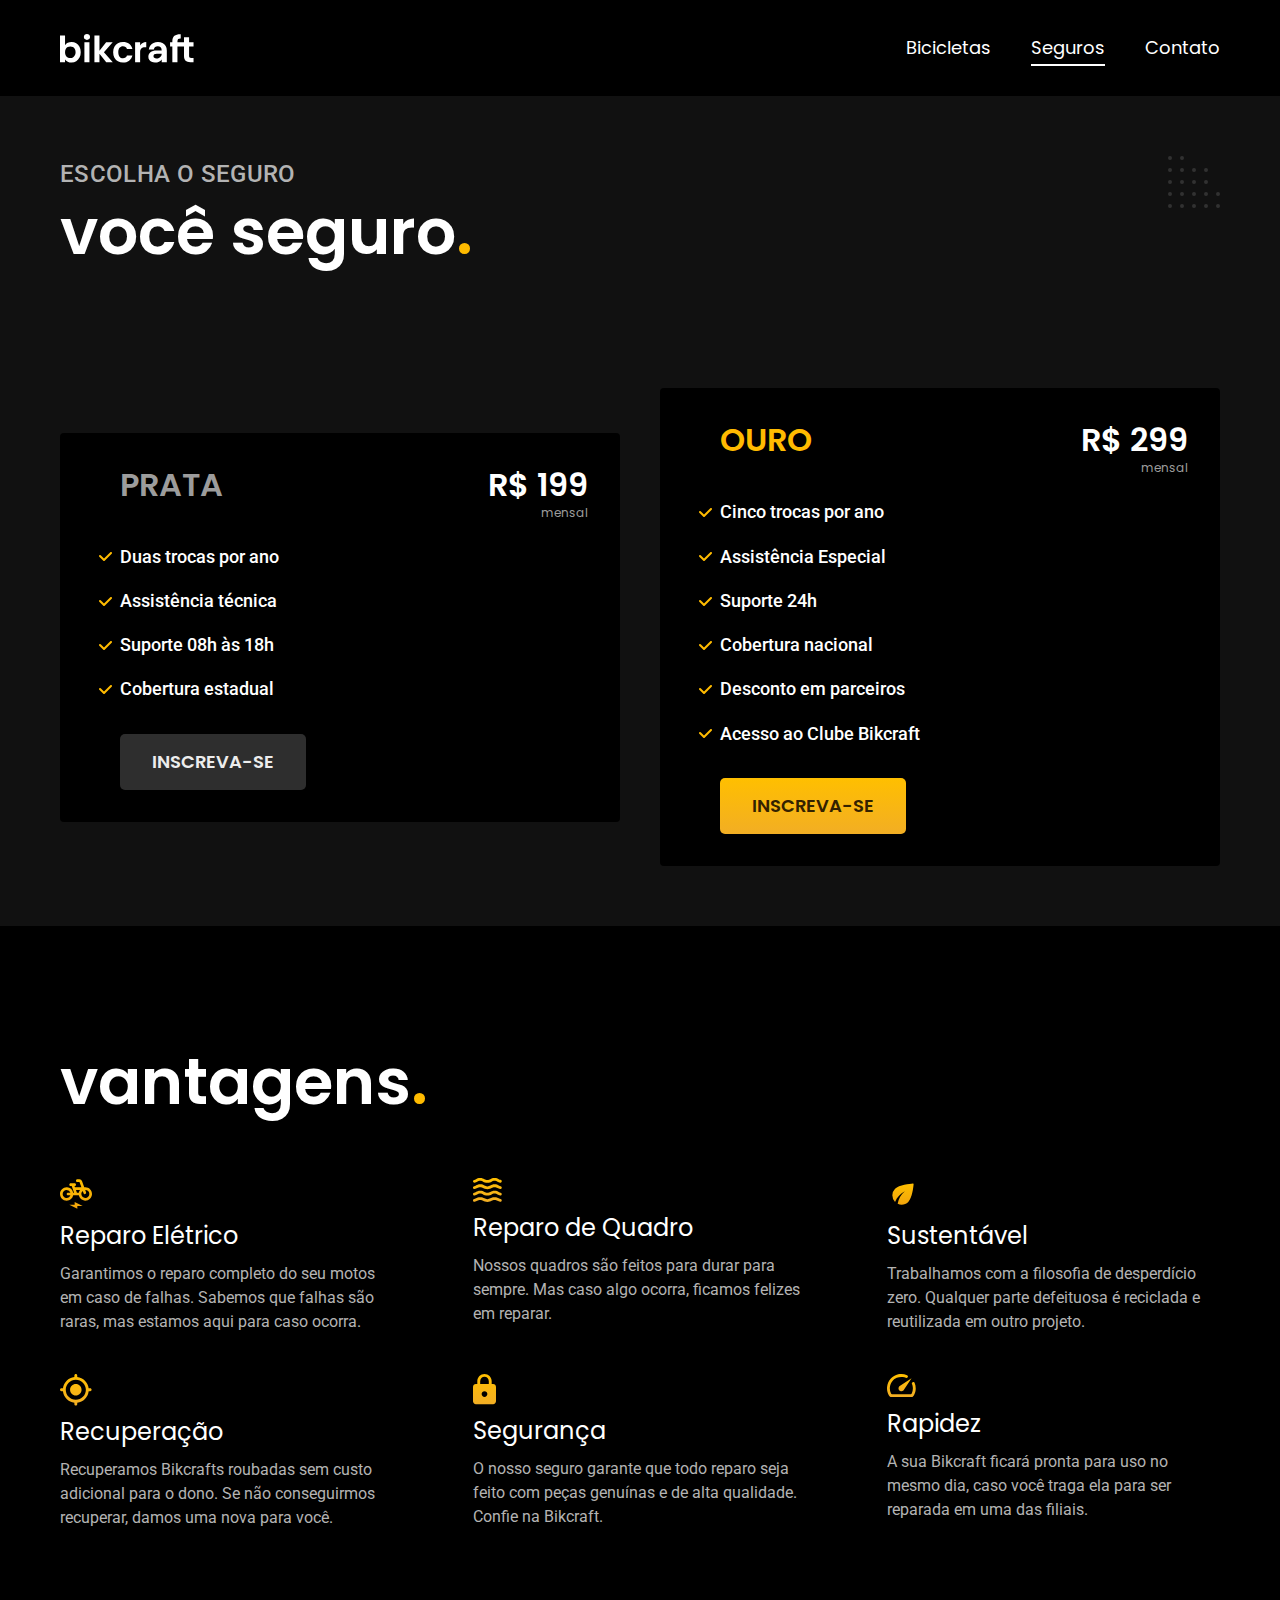
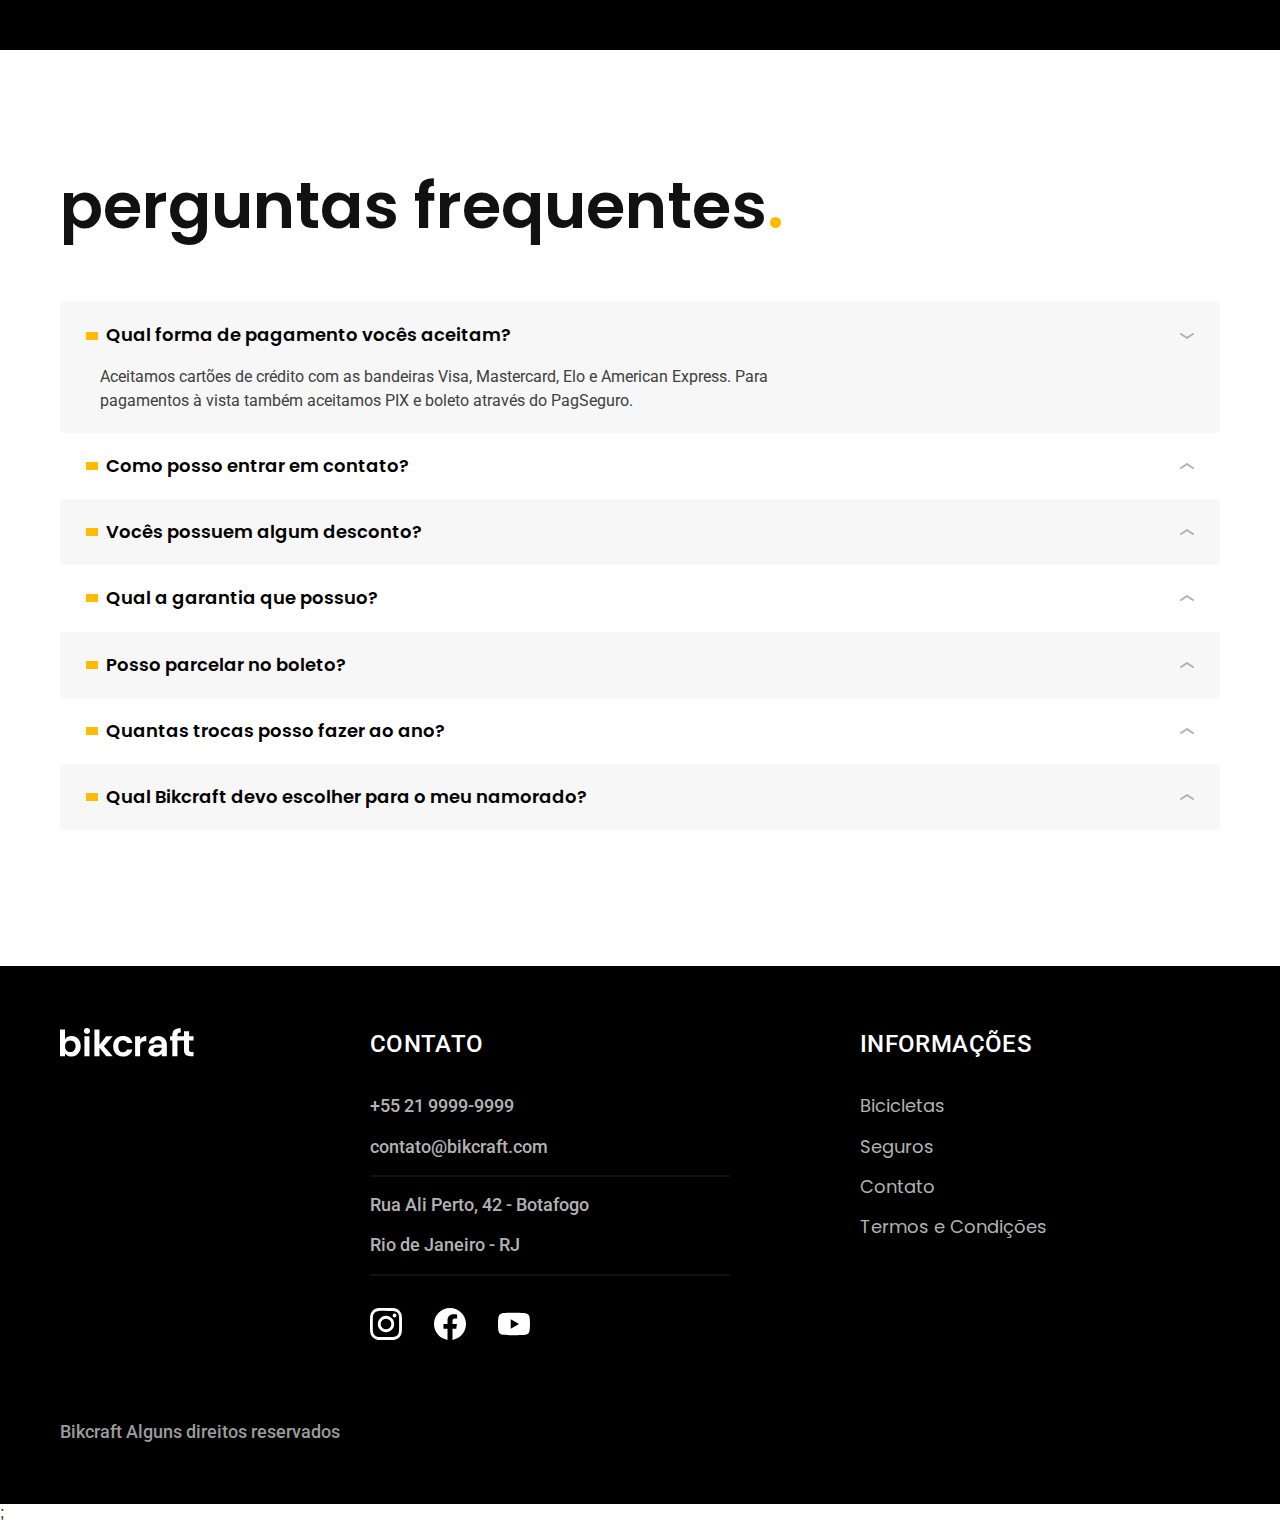
<file: seguros.html>
<!DOCTYPE html>

<html lang="pt-br">
  <head>
    <meta charset="UTF-8" />
    <meta name="viewport" content="width=device-width, initial-scale=1.0" />

    <title>Seguros | Bikcraft</title>
    <meta
      name="description"
      content="Termos e condições."
    />
    <link rel="icon" href="./favicon.svg" type="image/svg+xml">
    <link rel="stylesheet" href="./css/style.css" />
    <link rel="preconnect" href="https://fonts.googleapis.com">
    <link rel="preconnect" href="https://fonts.gstatic.com" crossorigin>
    <link href="https://fonts.googleapis.com/css2?family=Merriweather:ital,wght@1,900&family=Poppins:wght@400;600&family=Roboto:wght@400;500&display=swap" rel="stylesheet">
    <script>
      document.documentElement.classList.add('js');
    </script>
  </head>
  <body id="seguros">
    <header class="header-bg">
      <div class="header container">
        <a href="./">
          <img src="img/bikcraft.svg" alt="Bikcraft" />
        </a>

        <nav aria-label="primaria">
          <ul class="header-menu font-1-m c0">
            <li><a href="./bicicletas.html">Bicicletas</a></li>
            <li><a href="./seguros.html">Seguros</a></li>
            <li><a href="./contato.html">Contato</a></li>
          </ul>
        </nav>
      </div>
    </header>

    <main class="seguros-bg">
        <div class="titulo-bg">
            <div class="titulo container">
                <p class="font-2-l-b c5">Escolha o seguro</p>
                <h1 class="font-1-xxl c0">você seguro<span class="p1">.</span></h1>
            </div>
        </div>

          <div class="seguros container">
    
            <div class="seguros-item fadeInLeft" data-anime="400">
              <h3 class="font-1-xl c6">PRATA</h3>
              <span class="font-1-xl c0">R$ 199 <span class="font-1-xs c6">mensal</span></span>
              <ul class="font-2-m c0">
                <li>Duas trocas por ano</li>
                <li>Assistência técnica</li>
                <li>Suporte 08h às 18h</li>
                <li>Cobertura estadual</li>
              </ul>
              <a class="botao secundario" href="./orcamento.html?tipo=seguro&produto=prata">Inscreva-se</a>
            </div>
    
            <div class="seguros-item fadeInRight" data-anime="400">
              <h3 class="font-1-xl p1">OURO</h3>
              <span class="font-1-xl c0">R$ 299 <span class="font-1-xs c6">mensal</span></span>
              <ul class="font-2-m c0">
                <li>Cinco trocas por ano</li>
                <li>Assistência Especial</li>
                <li>Suporte 24h</li>
                <li>Cobertura nacional</li>
                <li>Desconto em parceiros</li>
                <li>Acesso ao Clube Bikcraft</li>
              </ul>
              <a class="botao" href="./orcamento.html?tipo=seguro&produto=ouro">Inscreva-se</a>
            </div>
          </div>
    </main>

    <article class="vantagens-bg">
      <div class="vantagens container">
        <h2 class="font-1-xxl c0">vantagens<span class="p1">.</span></h2>

        <ul>
          <li>
            <img src="./img/icones/eletrica.svg" alt="">
            <h3 class="font-1-l c0">Reparo Elétrico</h3>
            <p class="font-2-s c5">Garantimos o reparo completo do seu motos em caso de falhas. Sabemos que falhas são raras, mas estamos aqui para caso ocorra.</p>
          </li>
          <li>
            <img src="./img/icones/reparo.svg" alt="">
            <h3 class="font-1-l c0">Reparo de Quadro</h3>
            <p class="font-2-s c5">Nossos quadros são feitos para durar para sempre. Mas caso algo ocorra, ficamos felizes em reparar.</p>
          </li>
          <li>
            <img src="./img/icones/sustentavel.svg" alt="">
            <h3 class="font-1-l c0">Sustentável</h3>
            <p class="font-2-s c5">Trabalhamos com a filosofia de desperdício zero. Qualquer parte defeituosa é reciclada e reutilizada em outro projeto.</p>
          </li>
          <li>
            <img src="./img/icones/recuperação.svg" alt="">
            <h3 class="font-1-l c0">Recuperação</h3>
            <p class="font-2-s c5">Recuperamos Bikcrafts roubadas sem custo adicional para o dono. Se não conseguirmos recuperar, damos uma nova para você.</p>
          </li>
          <li>
            <img src="./img/icones/Segurança.svg" alt="">
            <h3 class="font-1-l c0">Segurança</h3>
            <p class="font-2-s c5">O nosso seguro garante que todo reparo seja feito com peças genuínas e de alta qualidade. Confie na Bikcraft.</p>
          </li>
          <li>
            <img src="./img/icones/rapidez.svg" alt="">
            <h3 class="font-1-l c0">Rapidez</h3>
            <p class="font-2-s c5">A sua Bikcraft ficará pronta para uso no mesmo dia, caso você traga ela para ser reparada em uma das filiais.</p>
          </li>
        </ul>
      </div>
    </article>

    <article class="perguntas container">
      <h2 class="font-1-xxl">perguntas frequentes<span class="p1">.</span></h2>

      <dl>
        <div>
          <dt> <button class="font-1-m-b" aria-controls="pergunta1" aria-expanded="true"> Qual forma de pagamento vocês aceitam? </button> </dt>
          <dd id="pergunta1" class="font-2-s c9 ativa">Aceitamos cartões de crédito com  as bandeiras Visa, Mastercard, Elo e American Express. Para pagamentos à vista também aceitamos PIX e boleto através do PagSeguro. </dd>
        </div>
        <div>
          <dt><button class="font-1-m-b" aria-controls="pergunta2" aria-expanded="false">Como posso entrar em contato? </button></dt>
          <dd id="pergunta2" class="font-2-s c9">Aceitamos cartões de crédito com  as bandeiras Visa, Mastercard, Elo e American Express. Para pagamentos à vista também aceitamos PIX e boleto através do PagSeguro. </dd>
        </div>
        <div>
          <dt><button class="font-1-m-b" aria-controls="pergunta3" aria-expanded="false">Vocês possuem algum desconto?</button> </dt>
          <dd id="pergunta3" class="font-2-s c9">Aceitamos cartões de crédito com  as bandeiras Visa, Mastercard, Elo e American Express. Para pagamentos à vista também aceitamos PIX e boleto através do PagSeguro. </dd>
        </div>
        <div>
          <dt><button class="font-1-m-b" aria-controls="pergunta4" aria-expanded="false">Qual a garantia que possuo?</button> </dt>
          <dd class="font-2-s c9">Aceitamos cartões de crédito com  as bandeiras Visa, Mastercard, Elo e American Express. Para pagamentos à vista também aceitamos PIX e boleto através do PagSeguro. </dd>
        </div>
        <div>
          <dt><button class="font-1-m-b" aria-controls="pergunta5" aria-expanded="false">Posso parcelar no boleto?</button> </dt>
          <dd id="pergunta5" class="font-2-s c9">Aceitamos cartões de crédito com  as bandeiras Visa, Mastercard, Elo e American Express. Para pagamentos à vista também aceitamos PIX e boleto através do PagSeguro. </dd>
        </div>
        <div>
          <dt><button class="font-1-m-b" aria-controls="pergunta6" aria-expanded="false">Quantas trocas posso fazer ao ano?</button> </dt>
          <dd id="pergunta6" class="font-2-s c9">Aceitamos cartões de crédito com  as bandeiras Visa, Mastercard, Elo e American Express. Para pagamentos à vista também aceitamos PIX e boleto através do PagSeguro. </dd>
        </div>
        <div>
          <dt><button class="font-1-m-b" aria-controls="pergunta7" aria-expanded="false">Qual Bikcraft devo escolher para o meu namorado?</button> </dt>
          <dd id="pergunta7" class="font-2-s c9">Aceitamos cartões de crédito com  as bandeiras Visa, Mastercard, Elo e American Express. Para pagamentos à vista também aceitamos PIX e boleto através do PagSeguro. </dd>
        </div>
      </dl>
    </article>

    <footer class="footer-bg">
        <div class="footer container">
          <img src="./img/bikcraft.svg" alt="Bikcraft">
  
          <div class="footer-contato">
            <h3 class="font-2-l-b c0">Contato</h3>
            <ul class="font-2-m c5">
              <li><a href="tel:+55219999999">+55 21 9999-9999</a></li>
              <li><a href="mailto:contato@bikcraft.com">contato@bikcraft.com</a></li>
              <li>Rua Ali Perto, 42 - Botafogo</li>
              <li>Rio de Janeiro - RJ</li>
            </ul>
  
            <div class="footer-redes">
              <a href="./"><img src="img/redes/instagram.svg" alt="Instagram"></a>
              <a href="./"><img src="img/redes/facebook.svg" alt="Facebook"></a>
              <a href="./"><img src="img/redes/youtube.svg" alt="Youtube"></a>
            </div>
          </div>
  
          <div class="footer-informacoes">
            <h3 class="font-2-l-b c0">Informações</h3>
            <nav>
              <ul class="font-1-m c5">
                <li><a href="./bicicletas.html">Bicicletas</a></li>
                <li><a href="./seguros.html">Seguros</a></li>
                <li><a href="./contato.html">Contato</a></li>
                <li><a href="./termos.html">Termos e Condições</a></li>
              </ul>
            </nav>
          </div>
  
          <p class="footer-copy font-2-m c6">Bikcraft Alguns direitos reservados</p>
  
        </div>
      </footer>

      <script src="./js/plugins/simple-anime.js"></script>;
      <script src="./js/script.js"></script>
  </body>
  </html>
</file>
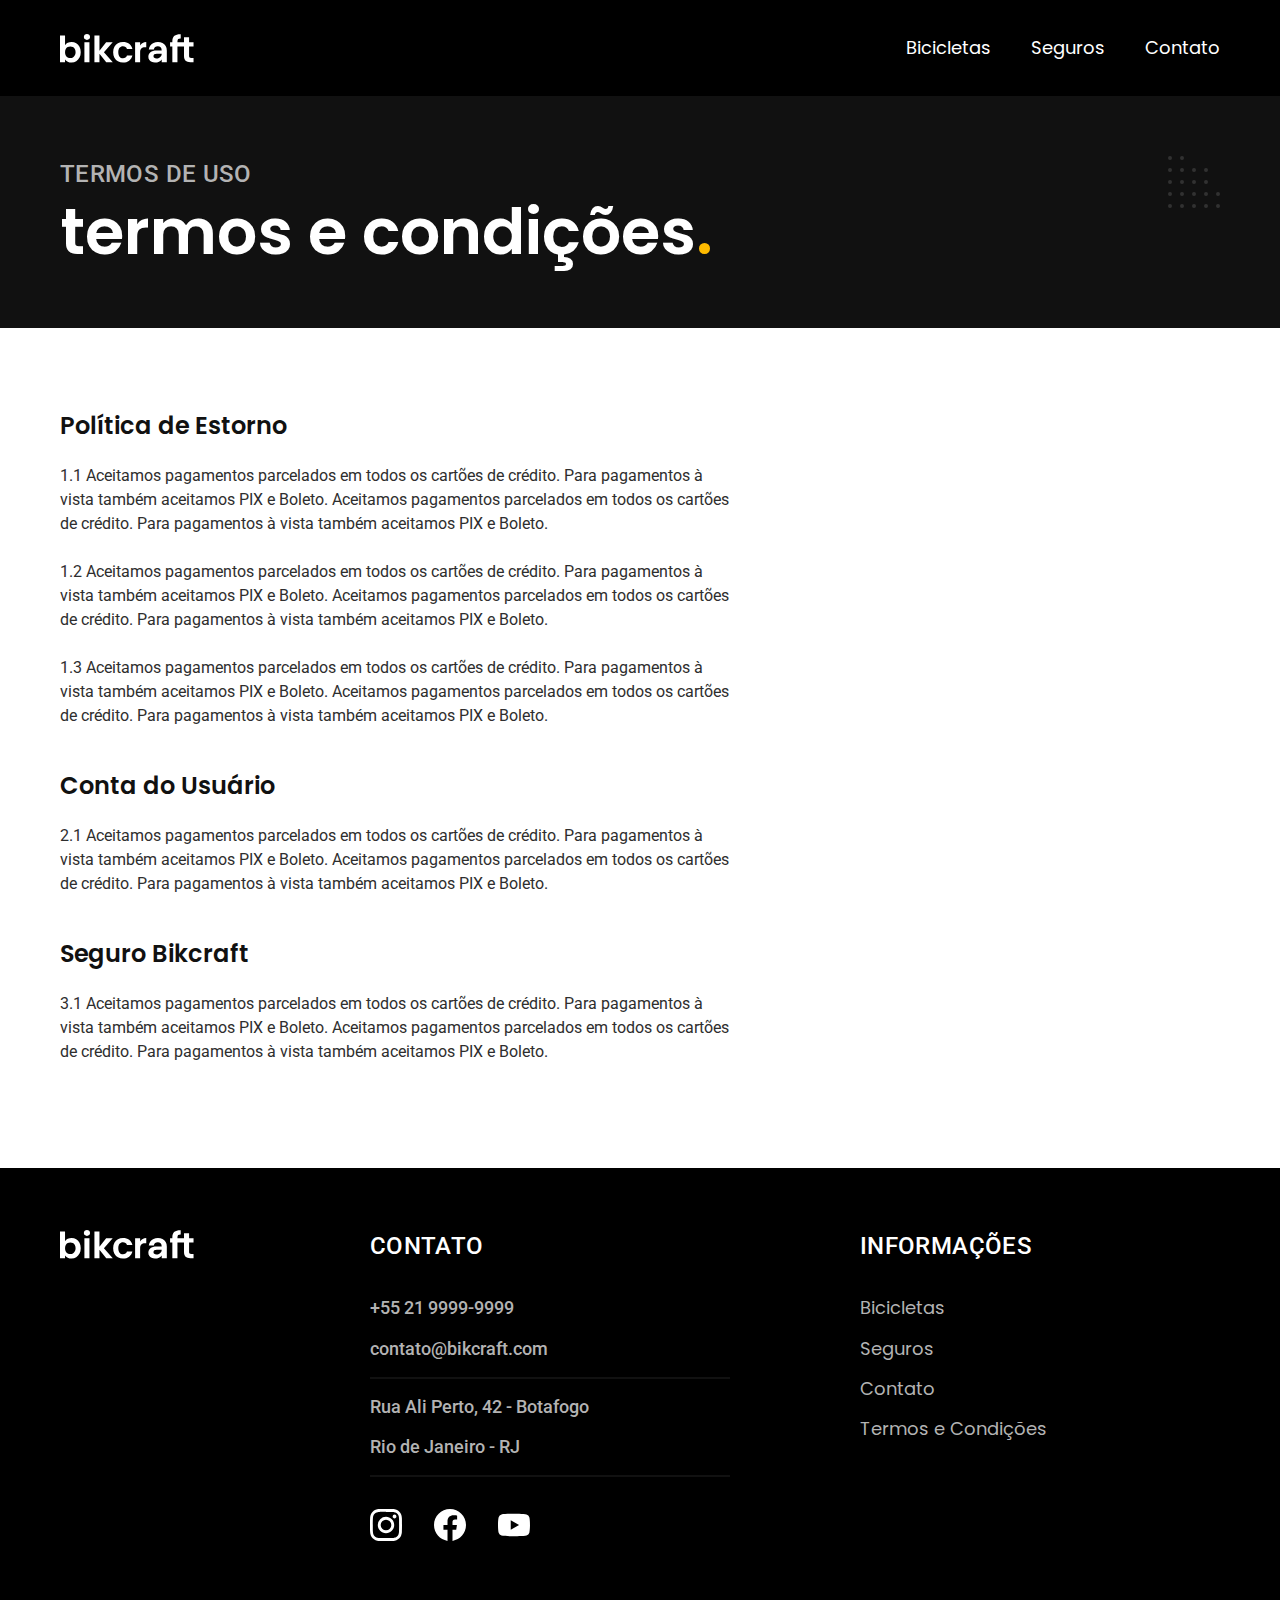
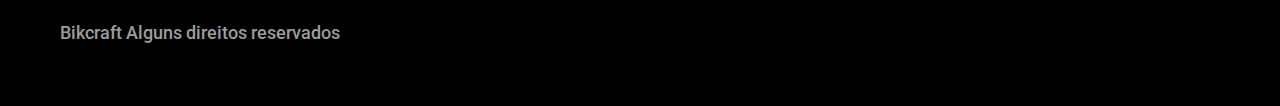
<file: termos.html>
<!DOCTYPE html>

<html lang="pt-br">
  <head>
    <meta charset="UTF-8" />
    <meta name="viewport" content="width=device-width, initial-scale=1.0" />

    <title>Termos e Condições | Bikcraft</title>
    <meta
      name="description"
      content="Termos e condições."
    />
    <link rel="icon" href="./favicon.svg" type="image/svg+xml">
    <link rel="stylesheet" href="./css/style.css" />
    <link rel="preconnect" href="https://fonts.googleapis.com">
    <link rel="preconnect" href="https://fonts.gstatic.com" crossorigin>
    <link href="https://fonts.googleapis.com/css2?family=Merriweather:ital,wght@1,900&family=Poppins:wght@400;600&family=Roboto:wght@400;500&display=swap" rel="stylesheet">
  <script>
      document.documentElement.classList.add('js');
    </script>
  </head>
  <body id="termos">
    <header class="header-bg">
      <div class="header container">
        <a href="./">
          <img src="img/bikcraft.svg" alt="Bikcraft" />
        </a>

        <nav aria-label="primaria">
          <ul class="header-menu font-1-m c0">
            <li><a href="./bicicletas.html">Bicicletas</a></li>
            <li><a href="./seguros.html">Seguros</a></li>
            <li><a href="./contato.html">Contato</a></li>
          </ul>
        </nav>
      </div>
    </header>

    <main>
        <div class="titulo-bg">
            <div class="titulo container">
                <p class="font-2-l-b c5">Termos de uso</p>
                <h1 class="font-1-xxl c0">termos e condições<span class="p1">.</span></h1>
            </div>
        </div>

        <div class="termos font-2-s c10 container">
          <h2 class="font-1-l c11">Política de Estorno</h2>
          <p>1.1 Aceitamos pagamentos parcelados em todos os cartões de crédito. Para pagamentos à vista também aceitamos PIX e Boleto. Aceitamos pagamentos parcelados em todos os cartões de crédito. Para pagamentos à vista também aceitamos PIX e Boleto.</p>
          <p>1.2 Aceitamos pagamentos parcelados em todos os cartões de crédito. Para pagamentos à vista também aceitamos PIX e Boleto. Aceitamos pagamentos parcelados em todos os cartões de crédito. Para pagamentos à vista também aceitamos PIX e Boleto.</p>
          <p>1.3 Aceitamos pagamentos parcelados em todos os cartões de crédito. Para pagamentos à vista também aceitamos PIX e Boleto. Aceitamos pagamentos parcelados em todos os cartões de crédito. Para pagamentos à vista também aceitamos PIX e Boleto.</p>

          <h2 class="font-1-l c11">Conta do Usuário</h2>
          <p>2.1 Aceitamos pagamentos parcelados em todos os cartões de crédito. Para pagamentos à vista também aceitamos PIX e Boleto. Aceitamos pagamentos parcelados em todos os cartões de crédito. Para pagamentos à vista também aceitamos PIX e Boleto.</p>

          <h2 class="font-1-l c11">Seguro Bikcraft</h2>
          <p>3.1 Aceitamos pagamentos parcelados em todos os cartões de crédito. Para pagamentos à vista também aceitamos PIX e Boleto. Aceitamos pagamentos parcelados em todos os cartões de crédito. Para pagamentos à vista também aceitamos PIX e Boleto.</p>

        </div>
    </main>

    <footer class="footer-bg">
        <div class="footer container">
          <img src="./img/bikcraft.svg" alt="Bikcraft">
  
          <div class="footer-contato">
            <h3 class="font-2-l-b c0">Contato</h3>
            <ul class="font-2-m c5">
              <li><a href="tel:+55219999999">+55 21 9999-9999</a></li>
              <li><a href="mailto:contato@bikcraft.com">contato@bikcraft.com</a></li>
              <li>Rua Ali Perto, 42 - Botafogo</li>
              <li>Rio de Janeiro - RJ</li>
            </ul>
  
            <div class="footer-redes">
              <a href="./"><img src="img/redes/instagram.svg" alt="Instagram"></a>
              <a href="./"><img src="img/redes/facebook.svg" alt="Facebook"></a>
              <a href="./"><img src="img/redes/youtube.svg" alt="Youtube"></a>
            </div>
          </div>
  
          <div class="footer-informacoes">
            <h3 class="font-2-l-b c0">Informações</h3>
            <nav>
              <ul class="font-1-m c5">
                <li><a href="./bicicletas.html">Bicicletas</a></li>
                <li><a href="./seguros.html">Seguros</a></li>
                <li><a href="./contato.html">Contato</a></li>
                <li><a href="./termos.html">Termos e Condições</a></li>
              </ul>
            </nav>
          </div>
  
          <p class="footer-copy font-2-m c6">Bikcraft Alguns direitos reservados</p>
  
        </div>
      </footer>
      <script src="./js/script.js"></script>
  </body>
  </html>
</file>
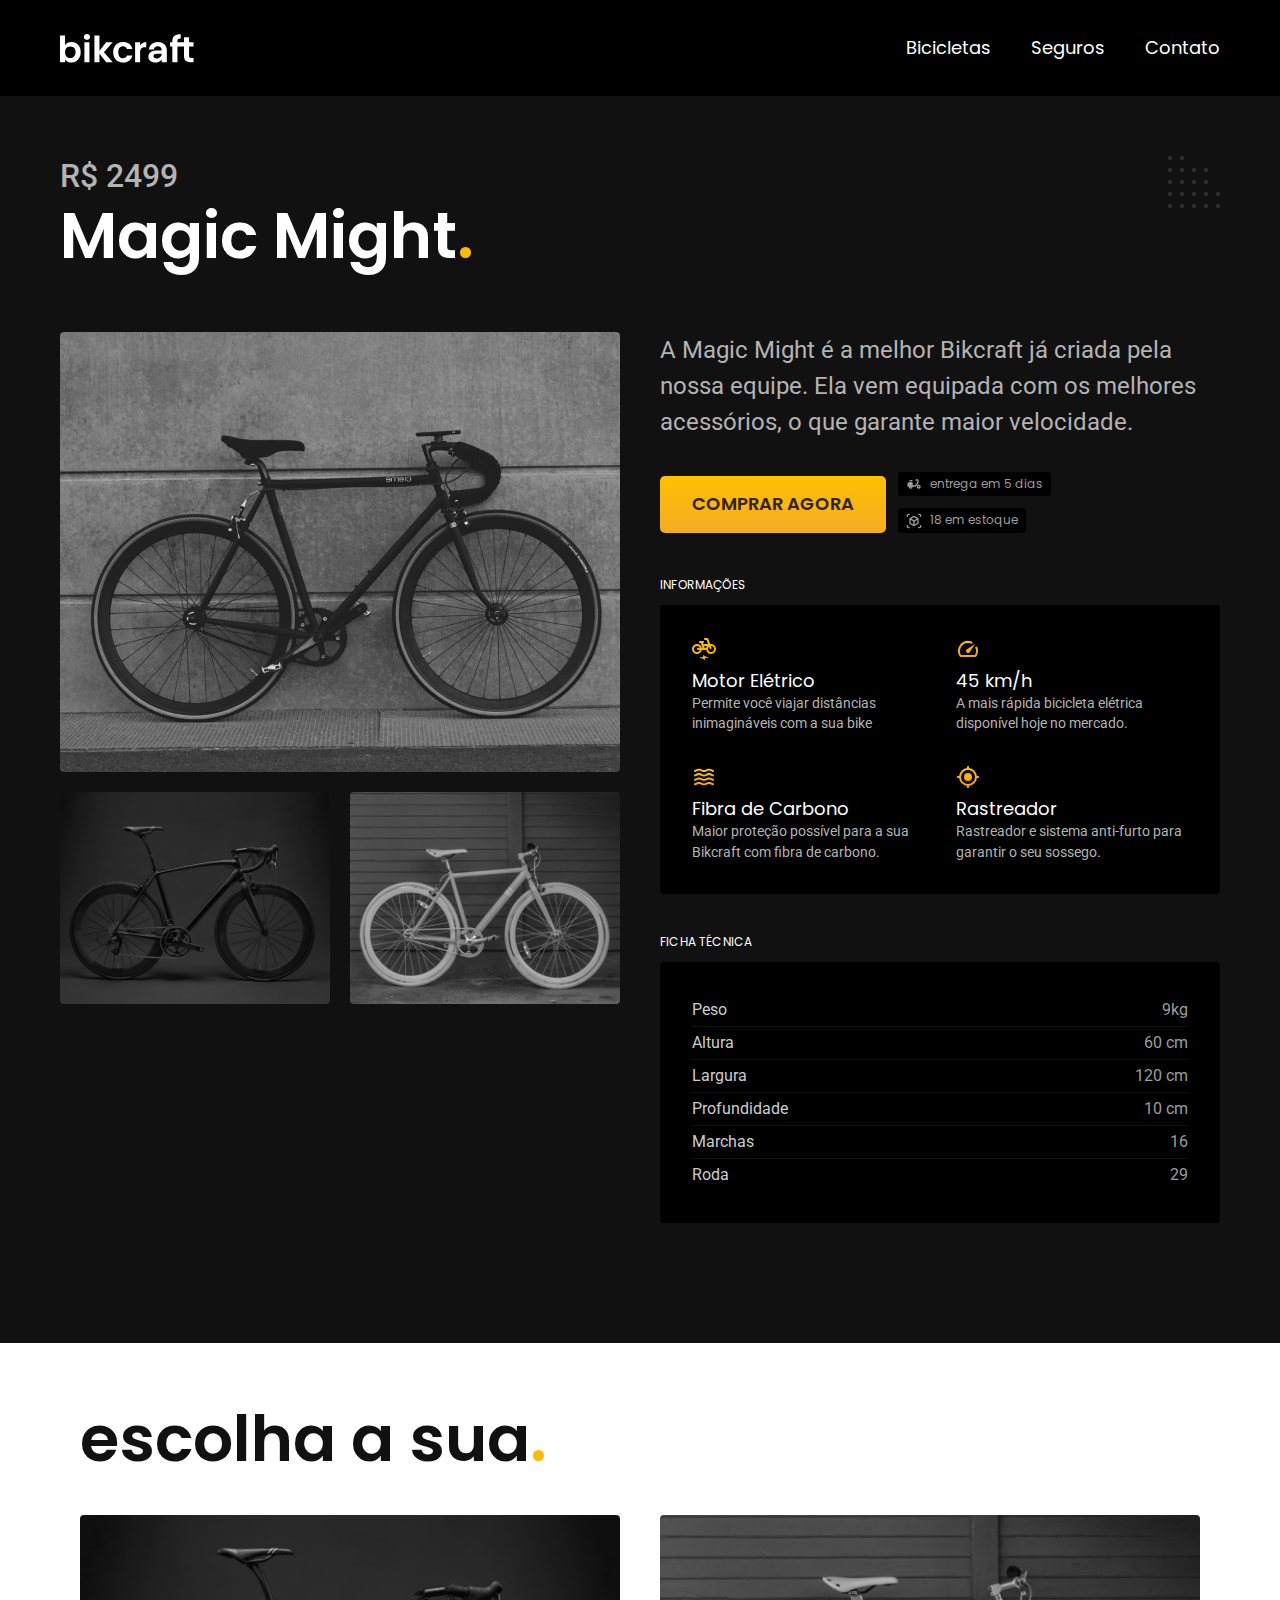
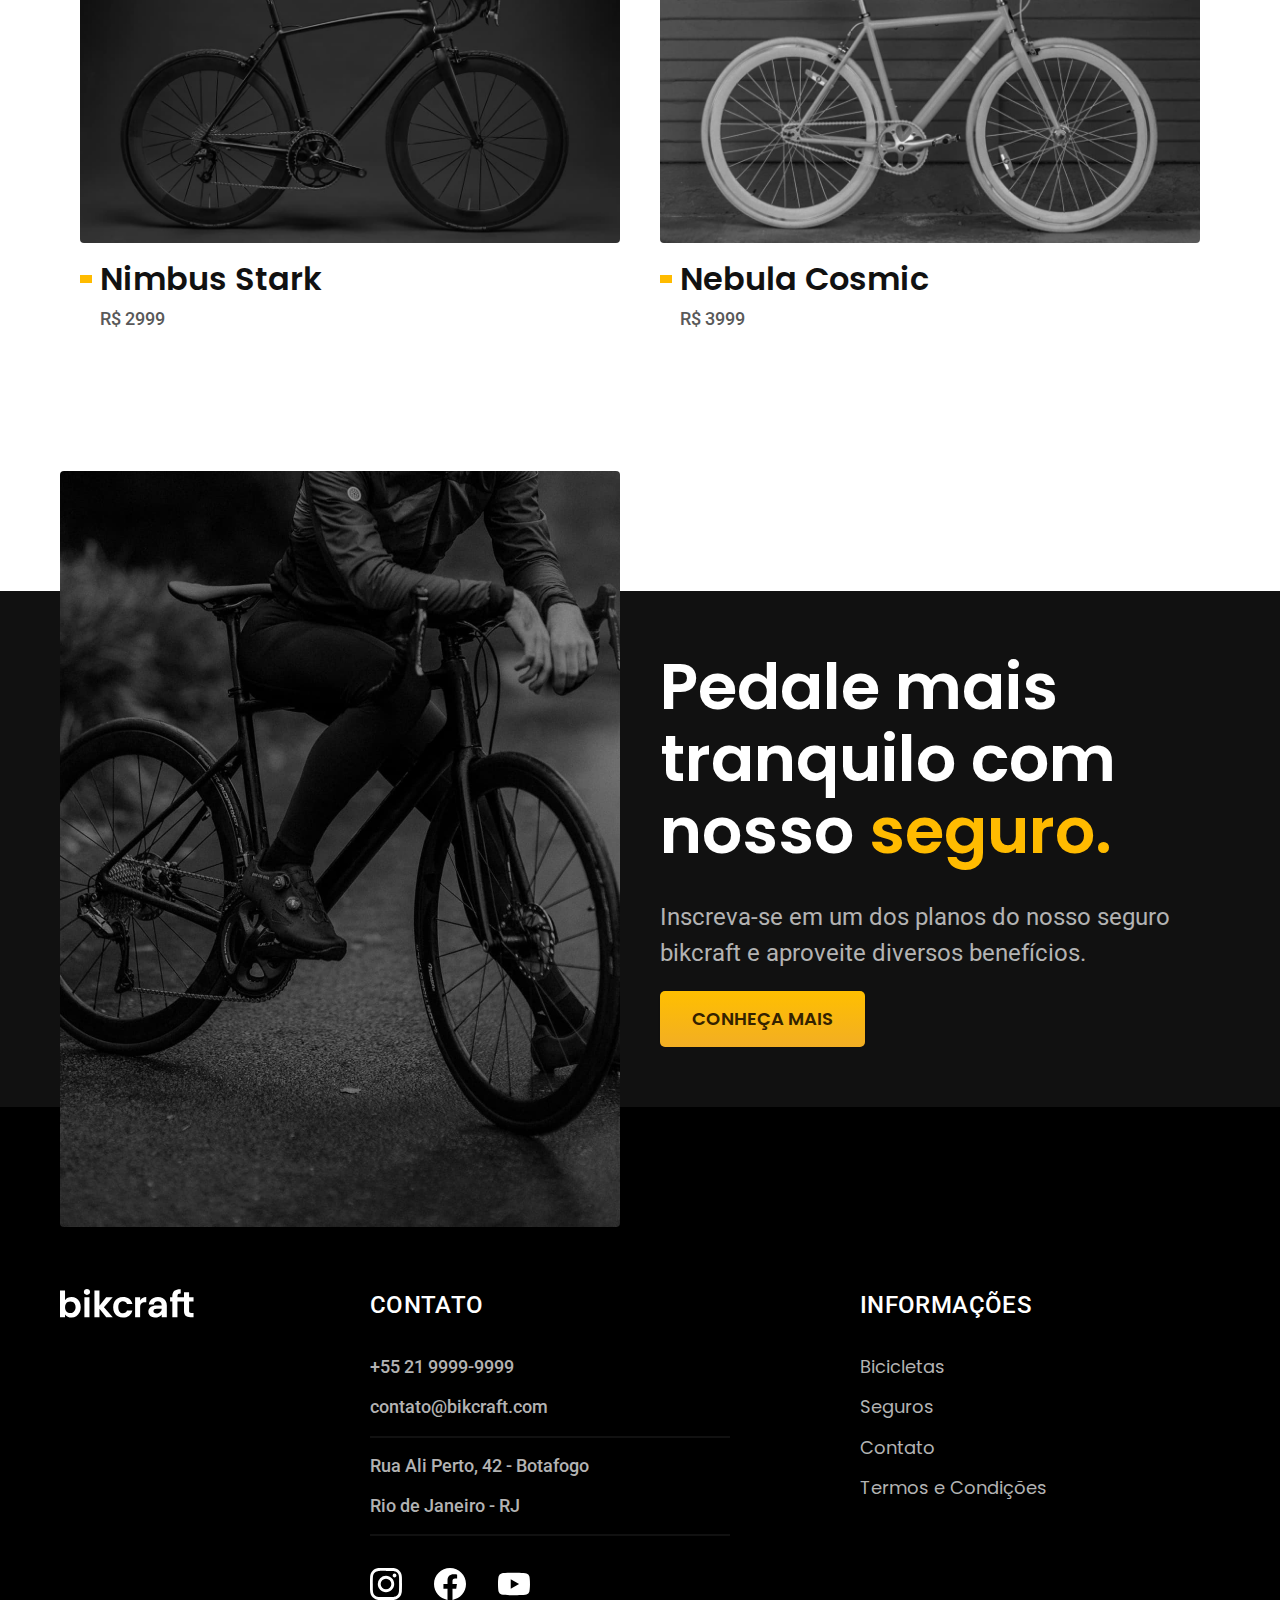
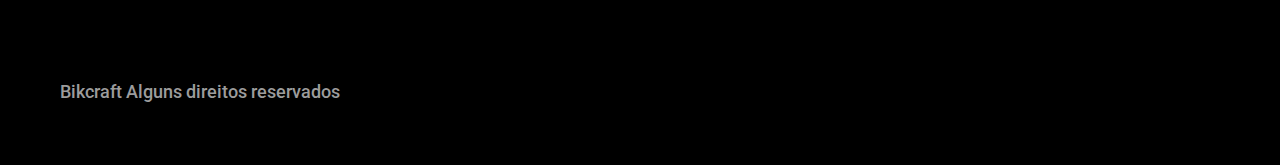
<file: bicicletas/magic.html>
<!DOCTYPE html>

<html lang="pt-br">
  <head>
    <meta charset="UTF-8" />
    <meta name="viewport" content="width=device-width, initial-scale=1.0" />

    <title>Magic | Bikcraft</title>
    <meta
      name="description"
      content="Magic."
    />
    <link rel="icon" href="../favicon.svg" type="image/svg+xml">
    <link rel="stylesheet" href="../css/style.css" />
    <link rel="preconnect" href="https://fonts.googleapis.com">
    <link rel="preconnect" href="https://fonts.gstatic.com" crossorigin>
    <link href="https://fonts.googleapis.com/css2?family=Merriweather:ital,wght@1,900&family=Poppins:wght@400;600&family=Roboto:wght@400;500&display=swap" rel="stylesheet">
  <script>
      document.documentElement.classList.add('js');
    </script>
  </head>

  <body id="bicicleta">
    <header class="header-bg">
      <div class="header container">
        <a href="../">
          <img src="../img/bikcraft.svg" alt="Bikcraft" />
        </a>

        <nav aria-label="primaria">
          <ul class="header-menu font-1-m c0">
            <li><a href="../bicicletas.html">Bicicletas</a></li>
            <li><a href="../bicicletas.html">Seguros</a></li>
            <li><a href="../bicicletas.html">Contato</a></li>
          </ul>
        </nav>
      </div>
    </header>

    <main class="titulo-bg">
        <div>
            <div class="titulo container">
                <p class="font-2-xl c5">R$ 2499</p>
                <h1 class="font-1-xxl c0">Magic Might<span class="p1">.</span></h1>
            </div>
        </div>

        <div class="bicicleta container">
            <div class="bicicleta-imagens">
                <img src="../img/bicicleta/nimbus2.jpg" alt="">
                <img src="../img/bicicleta/nimbus1.jpg" alt="">
                <img src="../img/bicicleta/nimbus3.jpg" alt="">
            </div>

            <div class="bicicleta-conteudo">
                <p class="font-2-l c5">A Magic Might é a melhor Bikcraft já criada pela nossa equipe. Ela vem equipada com os melhores acessórios, o que garante maior velocidade.</p>
                <div class="bicicleta-comprar">
                    <a class="botao" href="../orcamento.html?tipo=bikcraft&produto=magic">Comprar Agora</a>
                    <span class="font-1-xs c6"><img src="../img/icones/entrega.svg" alt="">entrega em 5 dias</span>
                    <span class="font-1-xs c6"><img src="../img/icones/estoque.svg" alt="">18 em estoque</span>
                </div>
            

            <h2 class="font-1-xs c0">Informações</h2>
            <ul class="bicicleta-informacoes">
                <li>
                    <img src="../img/icones/eletrica.svg" alt="">
                    <h3 class="font-1-m c0">Motor Elétrico</h3>
                    <p class="font-2-xs c5">Permite você viajar distâncias inimagináveis com a sua bike</p>
                </li>
                <li>
                    <img src="../img/icones/velocidade.svg" alt="">
                    <h3 class="font-1-m c0">45 km/h</h3>
                    <p class="font-2-xs c5">A mais rápida bicicleta elétrica disponível hoje no mercado.</p>
                </li>
                <li>
                    <img src="../img/icones/carbono.svg" alt="">
                    <h3 class="font-1-m c0">Fibra de Carbono</h3>
                    <p class="font-2-xs c5">Maior proteção possível para a sua Bikcraft com fibra de carbono.</p>
                </li>
                <li>
                    <img src="../img/icones/rastreador.svg" alt="">
                    <h3 class="font-1-m c0">Rastreador</h3>
                    <p class="font-2-xs c5">Rastreador e sistema anti-furto para garantir o seu sossego.</p>
                </li>
            </ul>
            <h2 class="font-1-xs c0">Ficha Técnica</h2>
            <ul class="bicicleta-ficha font-2-s c4">
                <li>Peso <span>9kg</span></li>
                <li>Altura <span>60 cm</span></li>
                <li>Largura <span>120 cm</span></li>
                <li>Profundidade <span>10 cm</span></li>
                <li>Marchas <span>16</span></li>
                <li>Roda <span>29</span></li>
            </ul>
        </div>
        </div>
    </main>

    <article class="bicicletas-lista container">
        <h2 class="container font-1-xxl">escolha a sua<span class="p1">.</span></h2>
  
        <ul>
          <li>
            <a href="./nimbus.html">
              <img src="../img/bicicletas/nimbus.jpg" alt="Bicicleta preta">
              <h3 class="font-1-xl">Nimbus Stark</h3>
              <span class="font-2-m c8">R$ 2999</span>
            </a>
          </li>
  
          <li>
            <a href="./nebula.html">
              <img src="../img/bicicletas/nebula.jpg" alt="Bicicleta preta">
              <h3 class="font-1-xl">Nebula Cosmic</h3>
              <span class="font-2-m c8">R$ 3999</span>
            </a>
          </li>
        </ul>
    </article>

    <article class="seguro-bg">
        <div class="seguro container">
            <div class="seguro-imagem">
                <img src="../img/fotos/seguros.jpg" alt="Pessoa parada encima de uma bicicleta.">
            </div>
            <div class="seguro-conteudo">
                <h2 class="font-1-xxl c0">Pedale mais tranquilo com nosso <span class="p1">seguro.</span></h2>
                <p class="font-2-l c5">Inscreva-se em um dos planos do nosso seguro bikcraft e aproveite diversos benefícios.</p>
                <a class="botao" href="../seguros.html">Conheça Mais</a>
            </div>
        </div>
    </article>

    <footer class="footer-bg">
        <div class="footer container">
          <img src="../img/bikcraft.svg" alt="Bikcraft">
  
          <div class="footer-contato">
            <h3 class="font-2-l-b c0">Contato</h3>
            <ul class="font-2-m c5">
              <li><a href="tel:+55219999999">+55 21 9999-9999</a></li>
              <li><a href="mailto:contato@bikcraft.com">contato@bikcraft.com</a></li>
              <li>Rua Ali Perto, 42 - Botafogo</li>
              <li>Rio de Janeiro - RJ</li>
            </ul>
  
            <div class="footer-redes">
              <a href="./"><img src="../img/redes/instagram.svg" alt="Instagram"></a>
              <a href="./"><img src="../img/redes/facebook.svg" alt="Facebook"></a>
              <a href="./"><img src="../img/redes/youtube.svg" alt="Youtube"></a>
            </div>
          </div>
  
          <div class="footer-informacoes">
            <h3 class="font-2-l-b c0">Informações</h3>
            <nav>
              <ul class="font-1-m c5">
                <li><a href="../bicicletas.html">Bicicletas</a></li>
                <li><a href="../seguros.html">Seguros</a></li>
                <li><a href="../contato.html">Contato</a></li>
                <li><a href="../termos.html">Termos e Condições</a></li>
              </ul>
            </nav>
          </div>
  
          <p class="footer-copy font-2-m c6">Bikcraft Alguns direitos reservados</p>
  
        </div>
    </footer>
    <script src="../js/script.js"></script>
  </body>
  </html>
</file>
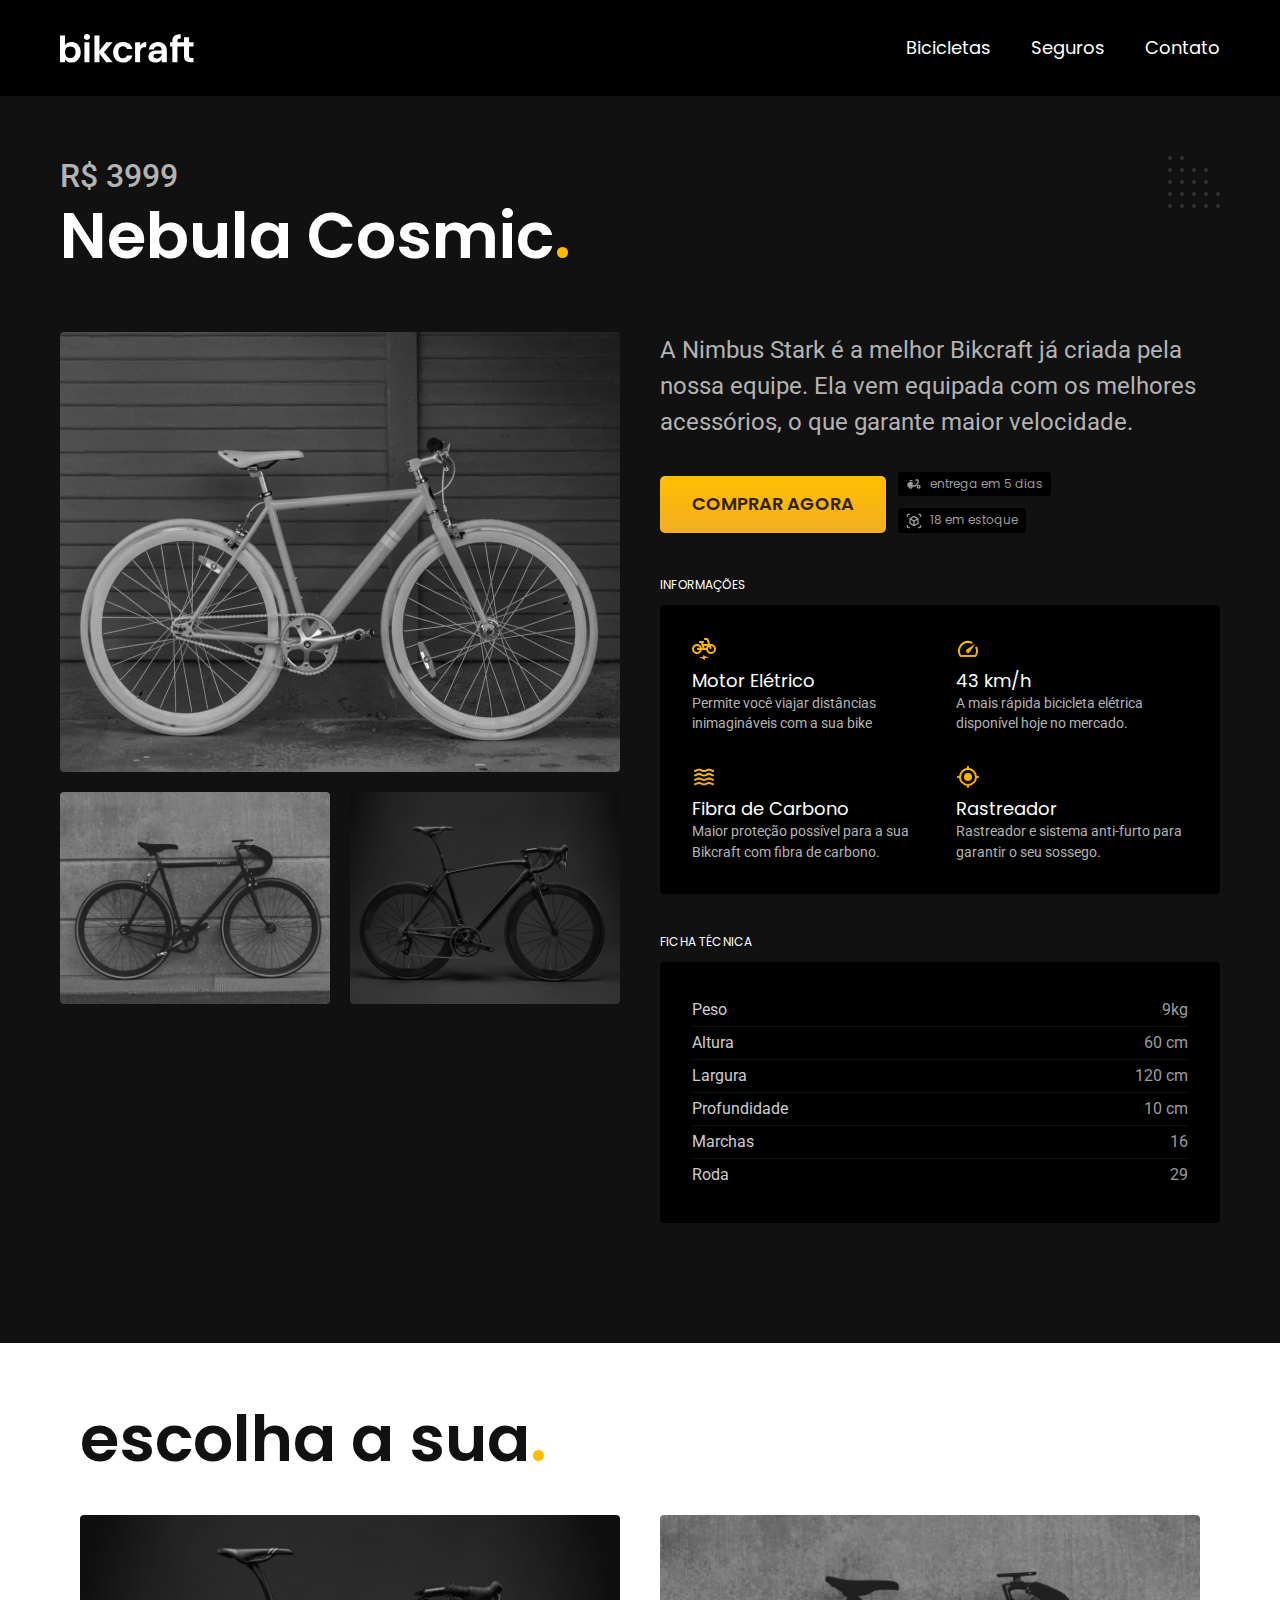
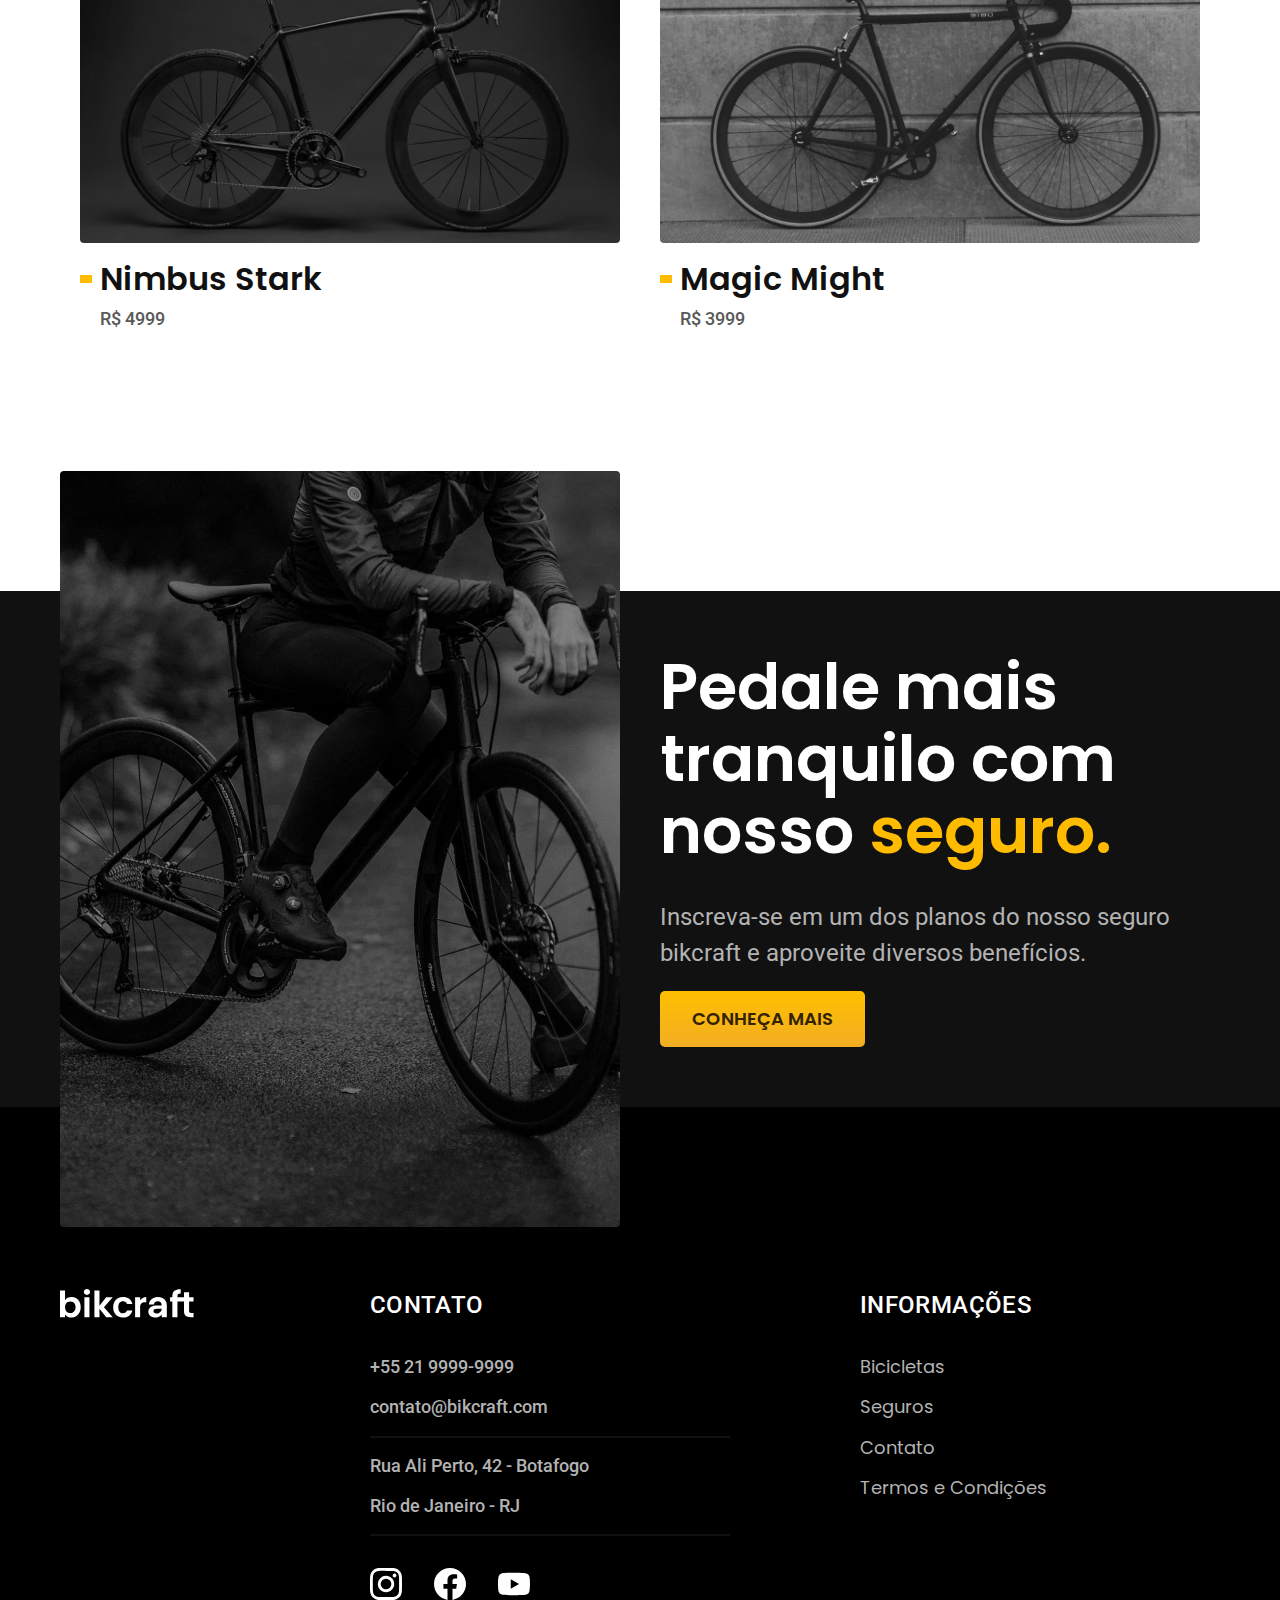
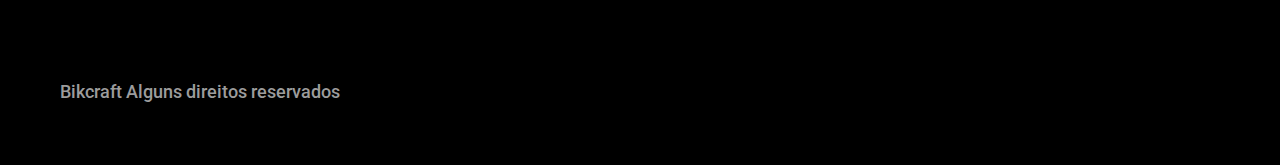
<file: bicicletas/nebula.html>
<!DOCTYPE html>

<html lang="pt-br">
  <head>
    <meta charset="UTF-8" />
    <meta name="viewport" content="width=device-width, initial-scale=1.0" />

    <title>Nebula | Bikcraft</title>
    <meta
      name="description"
      content="Nebula"
    />
    <link rel="icon" href="../favicon.svg" type="image/svg+xml">
    <link rel="stylesheet" href="../css/style.css" />
    <link rel="preconnect" href="https://fonts.googleapis.com">
    <link rel="preconnect" href="https://fonts.gstatic.com" crossorigin>
    <link href="https://fonts.googleapis.com/css2?family=Merriweather:ital,wght@1,900&family=Poppins:wght@400;600&family=Roboto:wght@400;500&display=swap" rel="stylesheet">
  <script>
      document.documentElement.classList.add('js');
    </script>
  </head>

  <body id="bicicleta">
    <header class="header-bg">
      <div class="header container">
        <a href="../">
          <img src="../img/bikcraft.svg" alt="Bikcraft" />
        </a>

        <nav aria-label="primaria">
          <ul class="header-menu font-1-m c0">
            <li><a href="../bicicletas.html">Bicicletas</a></li>
            <li><a href="../bicicletas.html">Seguros</a></li>
            <li><a href="../bicicletas.html">Contato</a></li>
          </ul>
        </nav>
      </div>
    </header>

    <main class="titulo-bg">
        <div>
            <div class="titulo container">
                <p class="font-2-xl c5">R$ 3999</p>
                <h1 class="font-1-xxl c0">Nebula Cosmic<span class="p1">.</span></h1>
            </div>
        </div>

        <div class="bicicleta container">
            <div class="bicicleta-imagens">
                <img src="../img/bicicleta/nimbus3.jpg" alt="">
                <img src="../img/bicicleta/nimbus2.jpg" alt="">
                <img src="../img/bicicleta/nimbus1.jpg" alt="">
            </div>

            <div class="bicicleta-conteudo">
                <p class="font-2-l c5">A Nimbus Stark é a melhor Bikcraft já criada pela nossa equipe. Ela vem equipada com os melhores acessórios, o que garante maior velocidade.</p>
                <div class="bicicleta-comprar">
                    <a class="botao" href="../orcamento.html?tipo=bikcraft&produto=nebula">Comprar Agora</a>
                    <span class="font-1-xs c6"><img src="../img/icones/entrega.svg" alt="">entrega em 5 dias</span>
                    <span class="font-1-xs c6"><img src="../img/icones/estoque.svg" alt="">18 em estoque</span>
                </div>
            

            <h2 class="font-1-xs c0">Informações</h2>
            <ul class="bicicleta-informacoes">
                <li>
                    <img src="../img/icones/eletrica.svg" alt="">
                    <h3 class="font-1-m c0">Motor Elétrico</h3>
                    <p class="font-2-xs c5">Permite você viajar distâncias inimagináveis com a sua bike</p>
                </li>
                <li>
                    <img src="../img/icones/velocidade.svg" alt="">
                    <h3 class="font-1-m c0">43 km/h</h3>
                    <p class="font-2-xs c5">A mais rápida bicicleta elétrica disponível hoje no mercado.</p>
                </li>
                <li>
                    <img src="../img/icones/carbono.svg" alt="">
                    <h3 class="font-1-m c0">Fibra de Carbono</h3>
                    <p class="font-2-xs c5">Maior proteção possível para a sua Bikcraft com fibra de carbono.</p>
                </li>
                <li>
                    <img src="../img/icones/rastreador.svg" alt="">
                    <h3 class="font-1-m c0">Rastreador</h3>
                    <p class="font-2-xs c5">Rastreador e sistema anti-furto para garantir o seu sossego.</p>
                </li>
            </ul>
            <h2 class="font-1-xs c0">Ficha Técnica</h2>
            <ul class="bicicleta-ficha font-2-s c4">
                <li>Peso <span>9kg</span></li>
                <li>Altura <span>60 cm</span></li>
                <li>Largura <span>120 cm</span></li>
                <li>Profundidade <span>10 cm</span></li>
                <li>Marchas <span>16</span></li>
                <li>Roda <span>29</span></li>
            </ul>
        </div>
        </div>
    </main>

    <article class="bicicletas-lista container">
        <h2 class="container font-1-xxl">escolha a sua<span class="p1">.</span></h2>
  
        <ul>
          <li>
            <a href="./nimbus.html">
              <img src="../img/bicicletas/nimbus.jpg" alt="Bicicleta preta">
              <h3 class="font-1-xl">Nimbus Stark</h3>
              <span class="font-2-m c8">R$ 4999</span>
            </a>
          </li>
  
          <li>
            <a href="./magic.html">
              <img src="../img/bicicletas/magic.jpg" alt="Bicicleta preta">
              <h3 class="font-1-xl">Magic Might</h3>
              <span class="font-2-m c8">R$ 3999</span>
            </a>
          </li>
        </ul>
    </article>

    <article class="seguro-bg">
        <div class="seguro container">
            <div class="seguro-imagem">
                <img src="../img/fotos/seguros.jpg" alt="Pessoa parada encima de uma bicicleta.">
            </div>
            <div class="seguro-conteudo">
                <h2 class="font-1-xxl c0">Pedale mais tranquilo com nosso <span class="p1">seguro.</span></h2>
                <p class="font-2-l c5">Inscreva-se em um dos planos do nosso seguro bikcraft e aproveite diversos benefícios.</p>
                <a class="botao" href="../seguros.html">Conheça Mais</a>
            </div>
        </div>
    </article>

    <footer class="footer-bg">
        <div class="footer container">
          <img src="../img/bikcraft.svg" alt="Bikcraft">
  
          <div class="footer-contato">
            <h3 class="font-2-l-b c0">Contato</h3>
            <ul class="font-2-m c5">
              <li><a href="tel:+55219999999">+55 21 9999-9999</a></li>
              <li><a href="mailto:contato@bikcraft.com">contato@bikcraft.com</a></li>
              <li>Rua Ali Perto, 42 - Botafogo</li>
              <li>Rio de Janeiro - RJ</li>
            </ul>
  
            <div class="footer-redes">
              <a href="./"><img src="../img/redes/instagram.svg" alt="Instagram"></a>
              <a href="./"><img src="../img/redes/facebook.svg" alt="Facebook"></a>
              <a href="./"><img src="../img/redes/youtube.svg" alt="Youtube"></a>
            </div>
          </div>
  
          <div class="footer-informacoes">
            <h3 class="font-2-l-b c0">Informações</h3>
            <nav>
              <ul class="font-1-m c5">
                <li><a href="../bicicletas.html">Bicicletas</a></li>
                <li><a href="../seguros.html">Seguros</a></li>
                <li><a href="../contato.html">Contato</a></li>
                <li><a href="../termos.html">Termos e Condições</a></li>
              </ul>
            </nav>
          </div>
  
          <p class="footer-copy font-2-m c6">Bikcraft Alguns direitos reservados</p>
  
        </div>
    </footer>
    <script src="../js/script.js"></script>
  </body>
  </html>
</file>
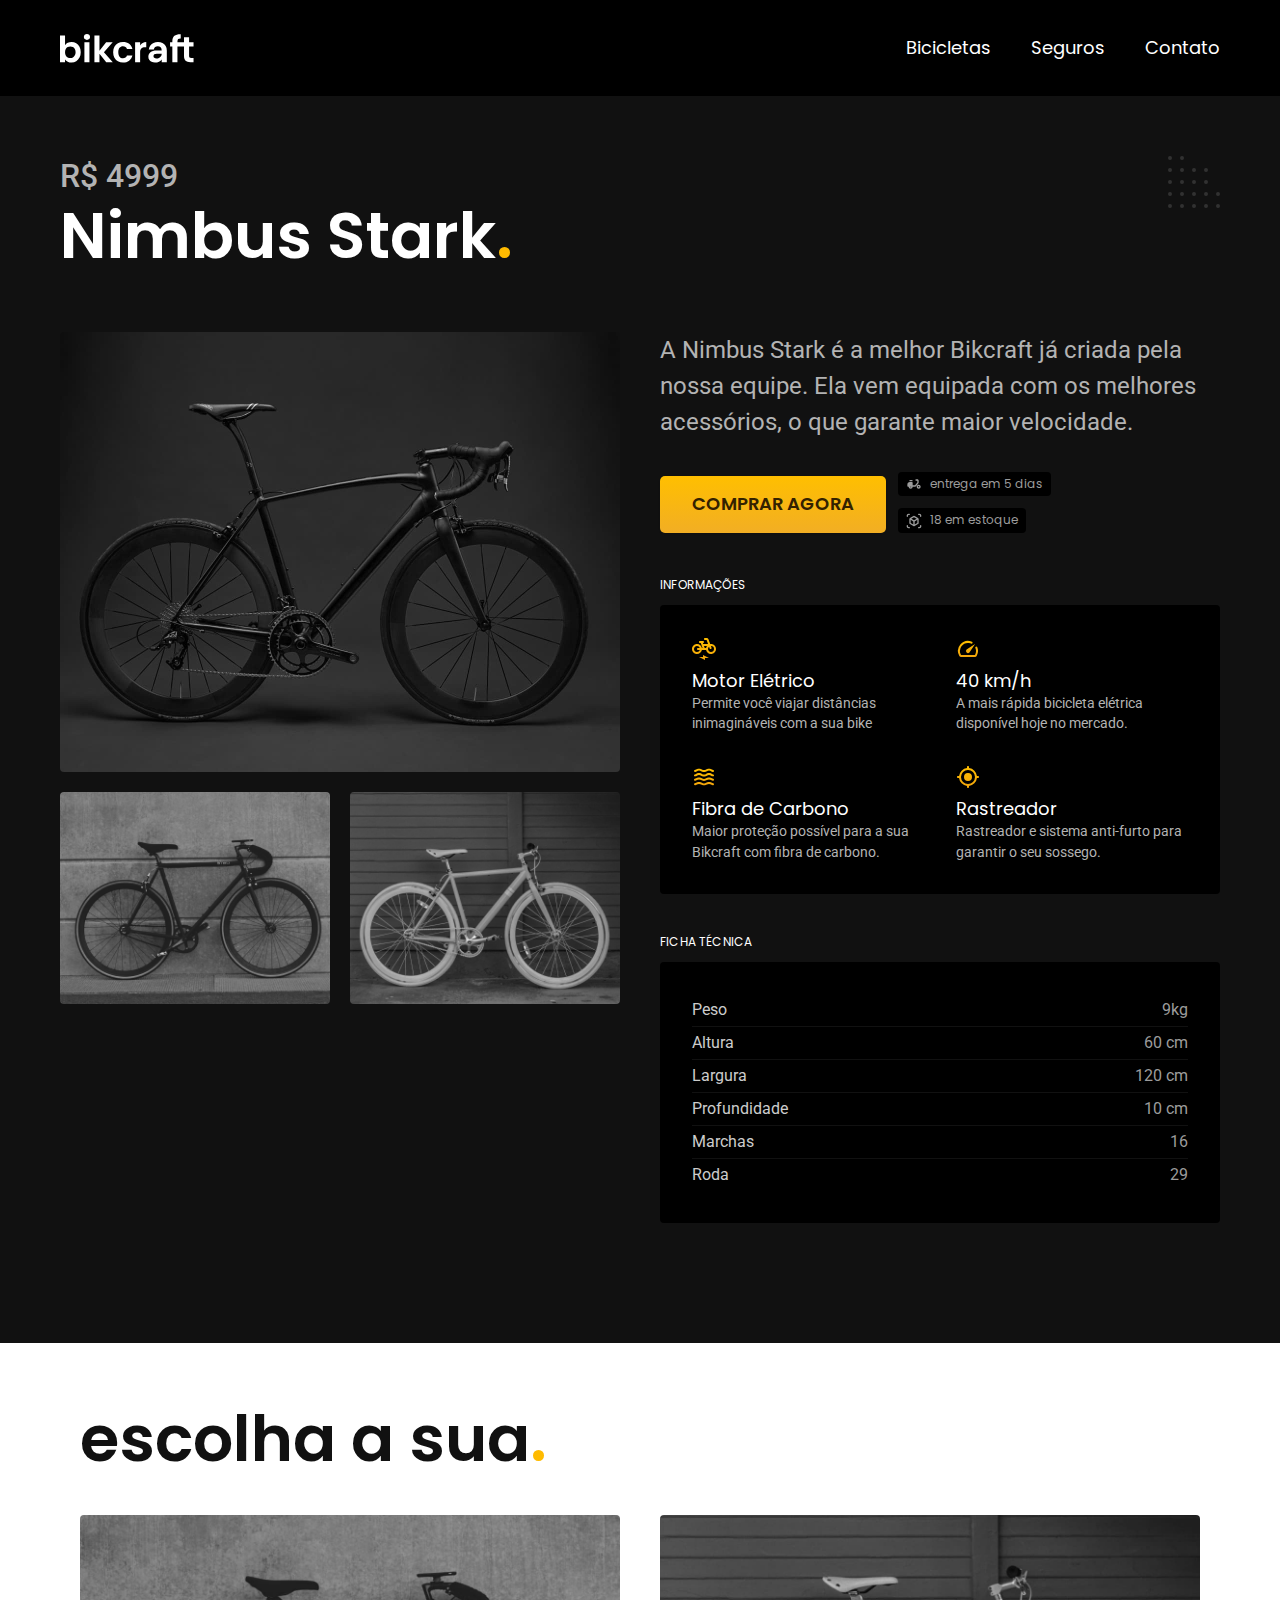
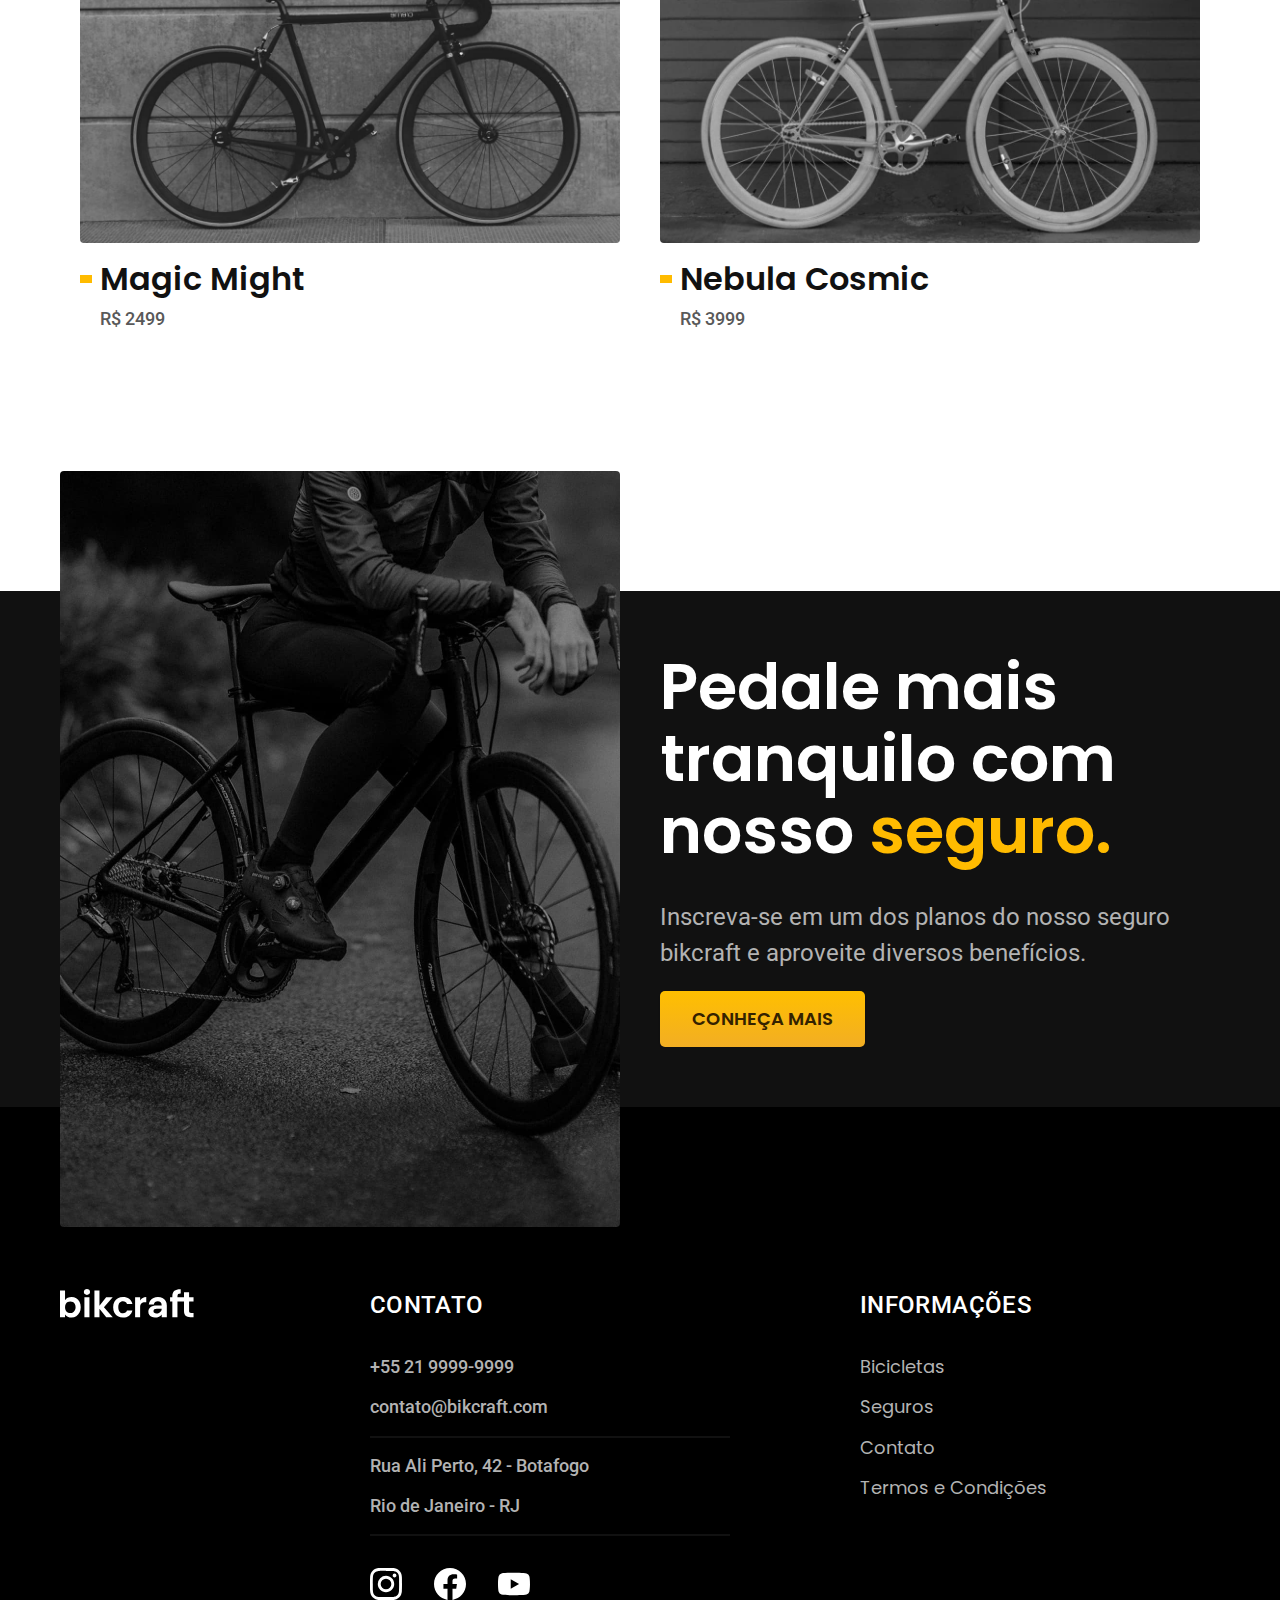
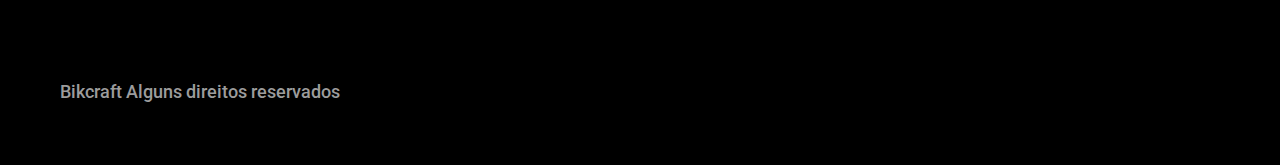
<file: bicicletas/nimbus.html>
<!DOCTYPE html>

<html lang="pt-br">
  <head>
    <meta charset="UTF-8" />
    <meta name="viewport" content="width=device-width, initial-scale=1.0" />

    <title>Nimbus | Bikcraft</title>
    <meta
      name="description"
      content="Nimbus."
    />
    <link rel="icon" href="../favicon.svg" type="image/svg+xml">
    <link rel="stylesheet" href="../css/style.css" />
    <link rel="preconnect" href="https://fonts.googleapis.com">
    <link rel="preconnect" href="https://fonts.gstatic.com" crossorigin>
    <link href="https://fonts.googleapis.com/css2?family=Merriweather:ital,wght@1,900&family=Poppins:wght@400;600&family=Roboto:wght@400;500&display=swap" rel="stylesheet">
  <script>
      document.documentElement.classList.add('js');
    </script>
  </head>

  <body id="bicicleta">
    <header class="header-bg">
      <div class="header container">
        <a href="../">
          <img src="../img/bikcraft.svg" alt="Bikcraft" />
        </a>

        <nav aria-label="primaria">
          <ul class="header-menu font-1-m c0">
            <li><a href="../bicicletas.html">Bicicletas</a></li>
            <li><a href="../bicicletas.html">Seguros</a></li>
            <li><a href="../bicicletas.html">Contato</a></li>
          </ul>
        </nav>
      </div>
    </header>

    <main class="titulo-bg">
        <div>
            <div class="titulo container">
                <p class="font-2-xl c5">R$ 4999</p>
                <h1 class="font-1-xxl c0">Nimbus Stark<span class="p1">.</span></h1>
            </div>
        </div>

        <div class="bicicleta container">
            <div class="bicicleta-imagens">
                <img src="../img/bicicleta/nimbus1.jpg" alt="">
                <img src="../img/bicicleta/nimbus2.jpg" alt="">
                <img src="../img/bicicleta/nimbus3.jpg" alt="">
            </div>

            <div class="bicicleta-conteudo">
                <p class="font-2-l c5">A Nimbus Stark é a melhor Bikcraft já criada pela nossa equipe. Ela vem equipada com os melhores acessórios, o que garante maior velocidade.</p>
                <div class="bicicleta-comprar">
                    <a class="botao" href="../orcamento.html?tipo=bikcraft&produto=nimbus">Comprar Agora</a>
                    <span class="font-1-xs c6"><img src="../img/icones/entrega.svg" alt="">entrega em 5 dias</span>
                    <span class="font-1-xs c6"><img src="../img/icones/estoque.svg" alt="">18 em estoque</span>
                </div>
            

            <h2 class="font-1-xs c0">Informações</h2>
            <ul class="bicicleta-informacoes">
                <li>
                    <img src="../img/icones/eletrica.svg" alt="">
                    <h3 class="font-1-m c0">Motor Elétrico</h3>
                    <p class="font-2-xs c5">Permite você viajar distâncias inimagináveis com a sua bike</p>
                </li>
                <li>
                    <img src="../img/icones/velocidade.svg" alt="">
                    <h3 class="font-1-m c0">40 km/h</h3>
                    <p class="font-2-xs c5">A mais rápida bicicleta elétrica disponível hoje no mercado.</p>
                </li>
                <li>
                    <img src="../img/icones/carbono.svg" alt="">
                    <h3 class="font-1-m c0">Fibra de Carbono</h3>
                    <p class="font-2-xs c5">Maior proteção possível para a sua Bikcraft com fibra de carbono.</p>
                </li>
                <li>
                    <img src="../img/icones/rastreador.svg" alt="">
                    <h3 class="font-1-m c0">Rastreador</h3>
                    <p class="font-2-xs c5">Rastreador e sistema anti-furto para garantir o seu sossego.</p>
                </li>
            </ul>
            <h2 class="font-1-xs c0">Ficha Técnica</h2>
            <ul class="bicicleta-ficha font-2-s c4">
                <li>Peso <span>9kg</span></li>
                <li>Altura <span>60 cm</span></li>
                <li>Largura <span>120 cm</span></li>
                <li>Profundidade <span>10 cm</span></li>
                <li>Marchas <span>16</span></li>
                <li>Roda <span>29</span></li>
            </ul>
        </div>
        </div>
    </main>

    <article class="bicicletas-lista container">
        <h2 class="container font-1-xxl">escolha a sua<span class="p1">.</span></h2>
  
        <ul>
          <li>
            <a href="./magic.html">
              <img src="../img/bicicletas/magic.jpg" alt="Bicicleta preta">
              <h3 class="font-1-xl">Magic Might</h3>
              <span class="font-2-m c8">R$ 2499</span>
            </a>
          </li>
  
          <li>
            <a href="./nebula.html">
              <img src="../img/bicicletas/nebula.jpg" alt="Bicicleta preta">
              <h3 class="font-1-xl">Nebula Cosmic</h3>
              <span class="font-2-m c8">R$ 3999</span>
            </a>
          </li>
        </ul>
    </article>

    <article class="seguro-bg">
        <div class="seguro container">
            <div class="seguro-imagem">
                <img src="../img/fotos/seguros.jpg" alt="Pessoa parada encima de uma bicicleta.">
            </div>
            <div class="seguro-conteudo">
                <h2 class="font-1-xxl c0">Pedale mais tranquilo com nosso <span class="p1">seguro.</span></h2>
                <p class="font-2-l c5">Inscreva-se em um dos planos do nosso seguro bikcraft e aproveite diversos benefícios.</p>
                <a class="botao" href="../seguros.html">Conheça Mais</a>
            </div>
        </div>
    </article>

    <footer class="footer-bg">
        <div class="footer container">
          <img src="../img/bikcraft.svg" alt="Bikcraft">
  
          <div class="footer-contato">
            <h3 class="font-2-l-b c0">Contato</h3>
            <ul class="font-2-m c5">
              <li><a href="tel:+55219999999">+55 21 9999-9999</a></li>
              <li><a href="mailto:contato@bikcraft.com">contato@bikcraft.com</a></li>
              <li>Rua Ali Perto, 42 - Botafogo</li>
              <li>Rio de Janeiro - RJ</li>
            </ul>
  
            <div class="footer-redes">
              <a href="./"><img src="../img/redes/instagram.svg" alt="Instagram"></a>
              <a href="./"><img src="../img/redes/facebook.svg" alt="Facebook"></a>
              <a href="./"><img src="../img/redes/youtube.svg" alt="Youtube"></a>
            </div>
          </div>
  
          <div class="footer-informacoes">
            <h3 class="font-2-l-b c0">Informações</h3>
            <nav>
              <ul class="font-1-m c5">
                <li><a href="../bicicletas.html">Bicicletas</a></li>
                <li><a href="../seguros.html">Seguros</a></li>
                <li><a href="../contato.html">Contato</a></li>
                <li><a href="../termos.html">Termos e Condições</a></li>
              </ul>
            </nav>
          </div>
  
          <p class="footer-copy font-2-m c6">Bikcraft Alguns direitos reservados</p>
  
        </div>
    </footer>
    <script src="../js/script.js"></script>
  </body>
  </html>
</file>
<file: css/style.css>
/* GLOBAL */
@import "./global/global.css";
@import "./utilidades/tipografia.css";
@import "./utilidades/cores.css";

@import "./global/header.css";
@import "./global/footer.css";

/* UTILIDADES */

@import "./utilidades/componentes.css";
@import "./utilidades/formulario.css";
@import "./utilidades/animacao.css";


/* HOME */
@import "./home/introducao.css";
@import "./home/tecnologia.css";
@import "./home/parceiros.css";
@import "./home/depoimento.css";

/* BICICLETAS */

@import "./bicicletas/bicicletasLista.css";
@import "./bicicletas/bicicletas.css";

/* BICICLETA */

@import "./bicicleta/bicicleta.css";
@import "./bicicleta/seguro.css";



/* SEGUROS */

@import "./seguros/seguros.css";
@import "./seguros/vantagens.css";
@import "./seguros/perguntas.css";

/* CONTATO */

@import "./contato/contato.css";
@import "./contato/lojas.css";

/* ORÇAMENTO */

@import "./orcamento/orcamento.css";

/* TERMOS */
@import "./termos/termos.css";
</file>
